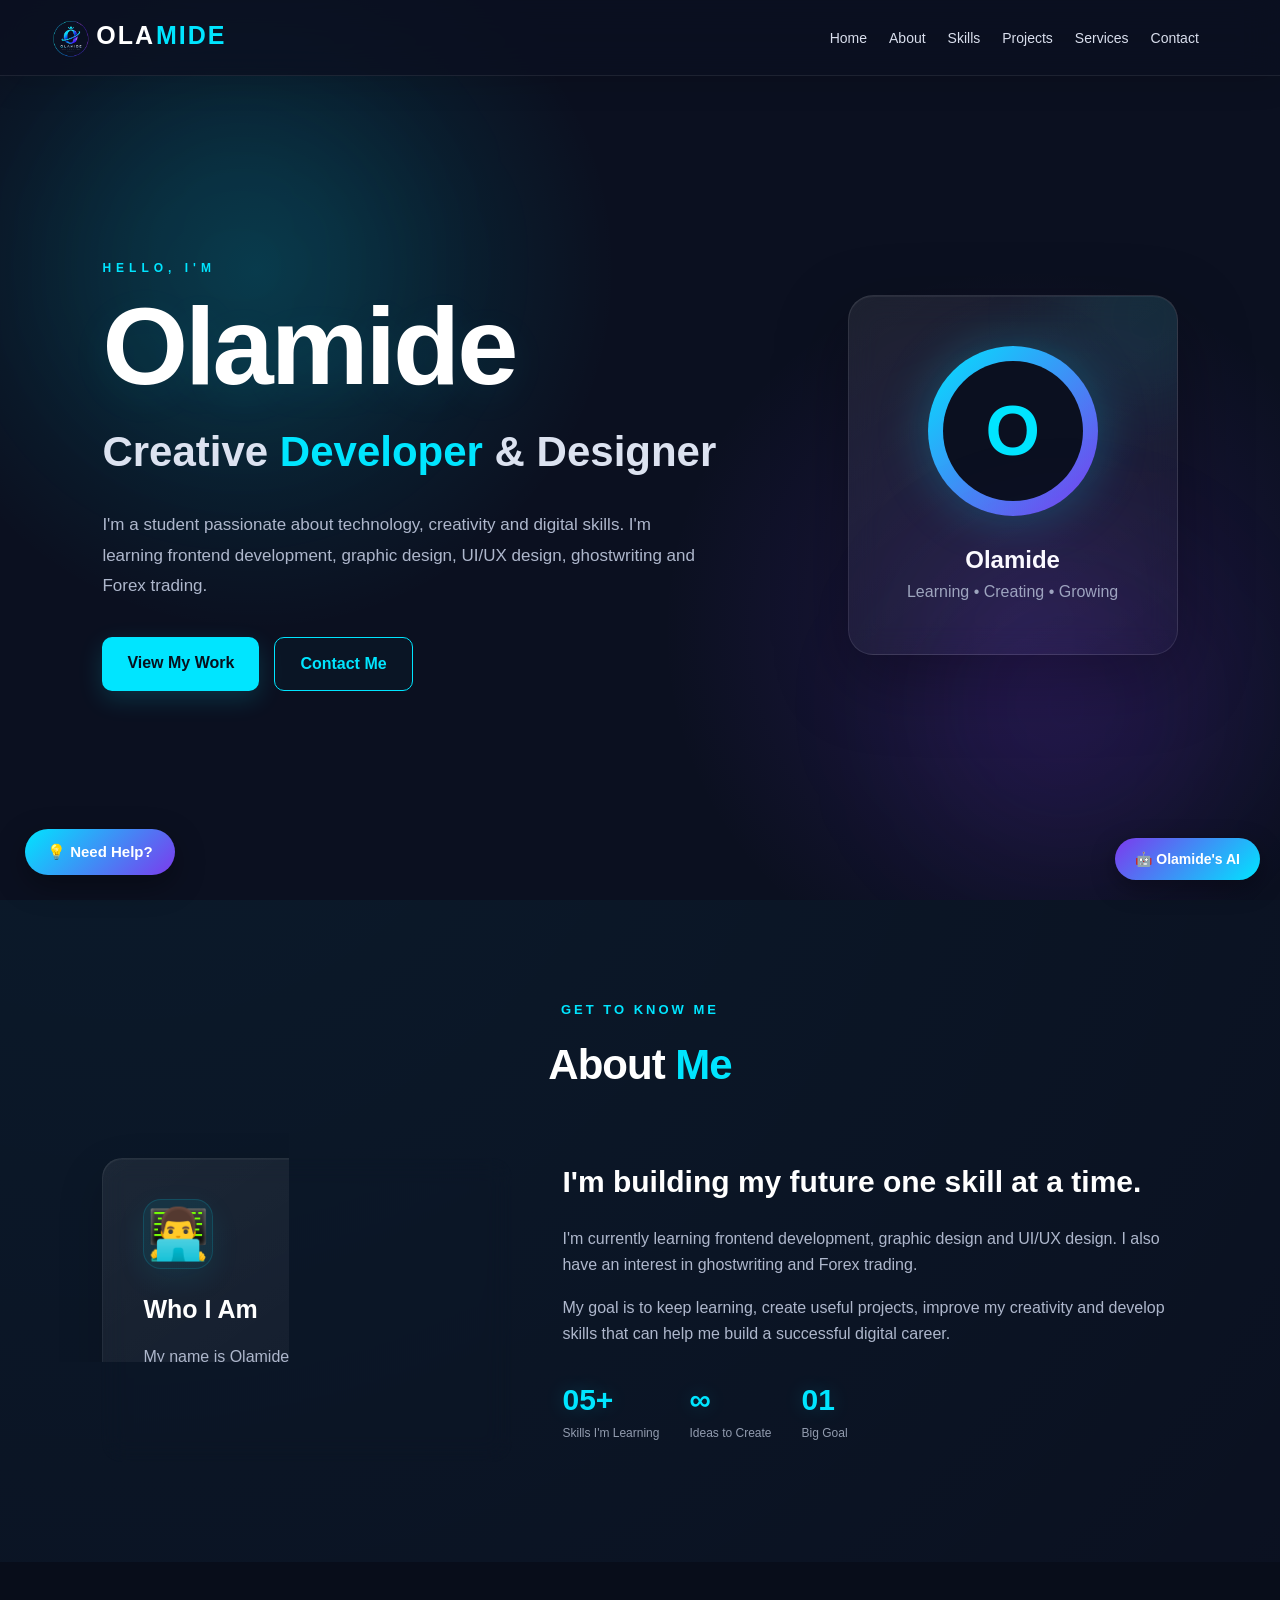
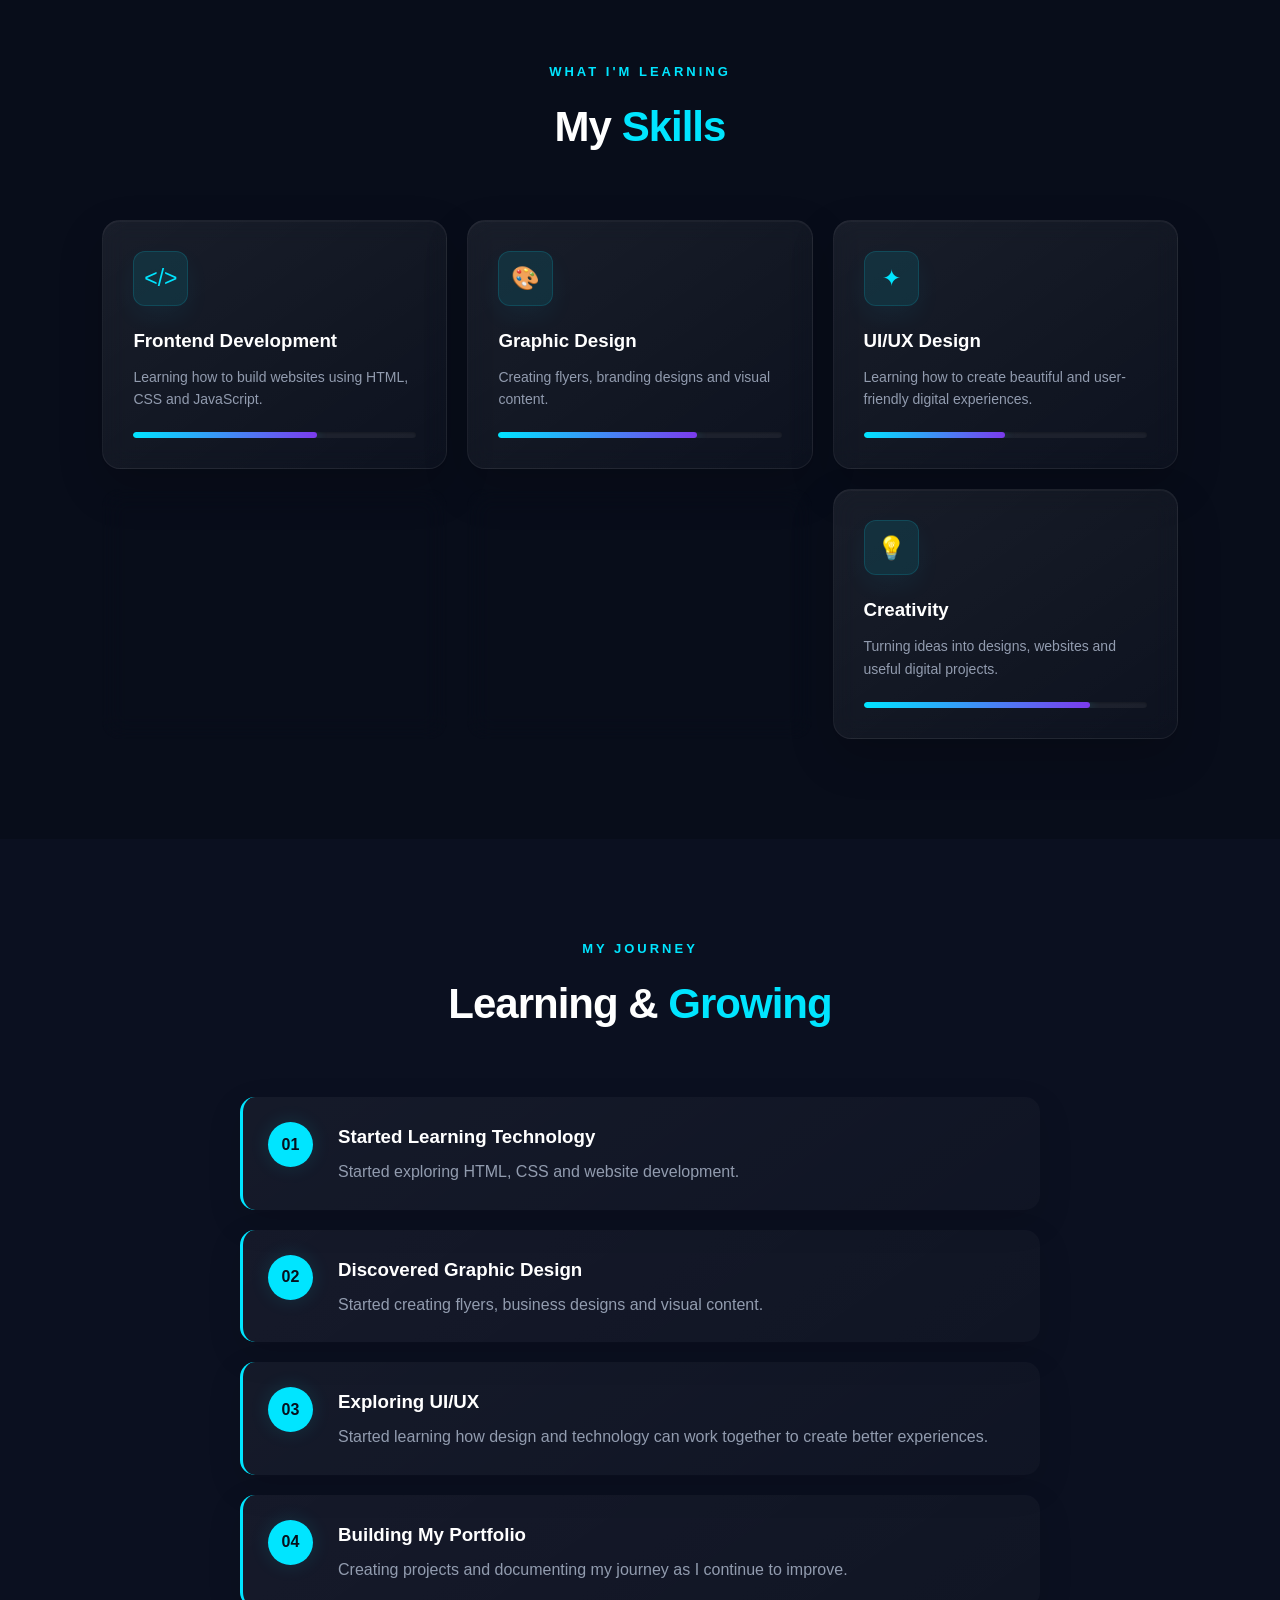
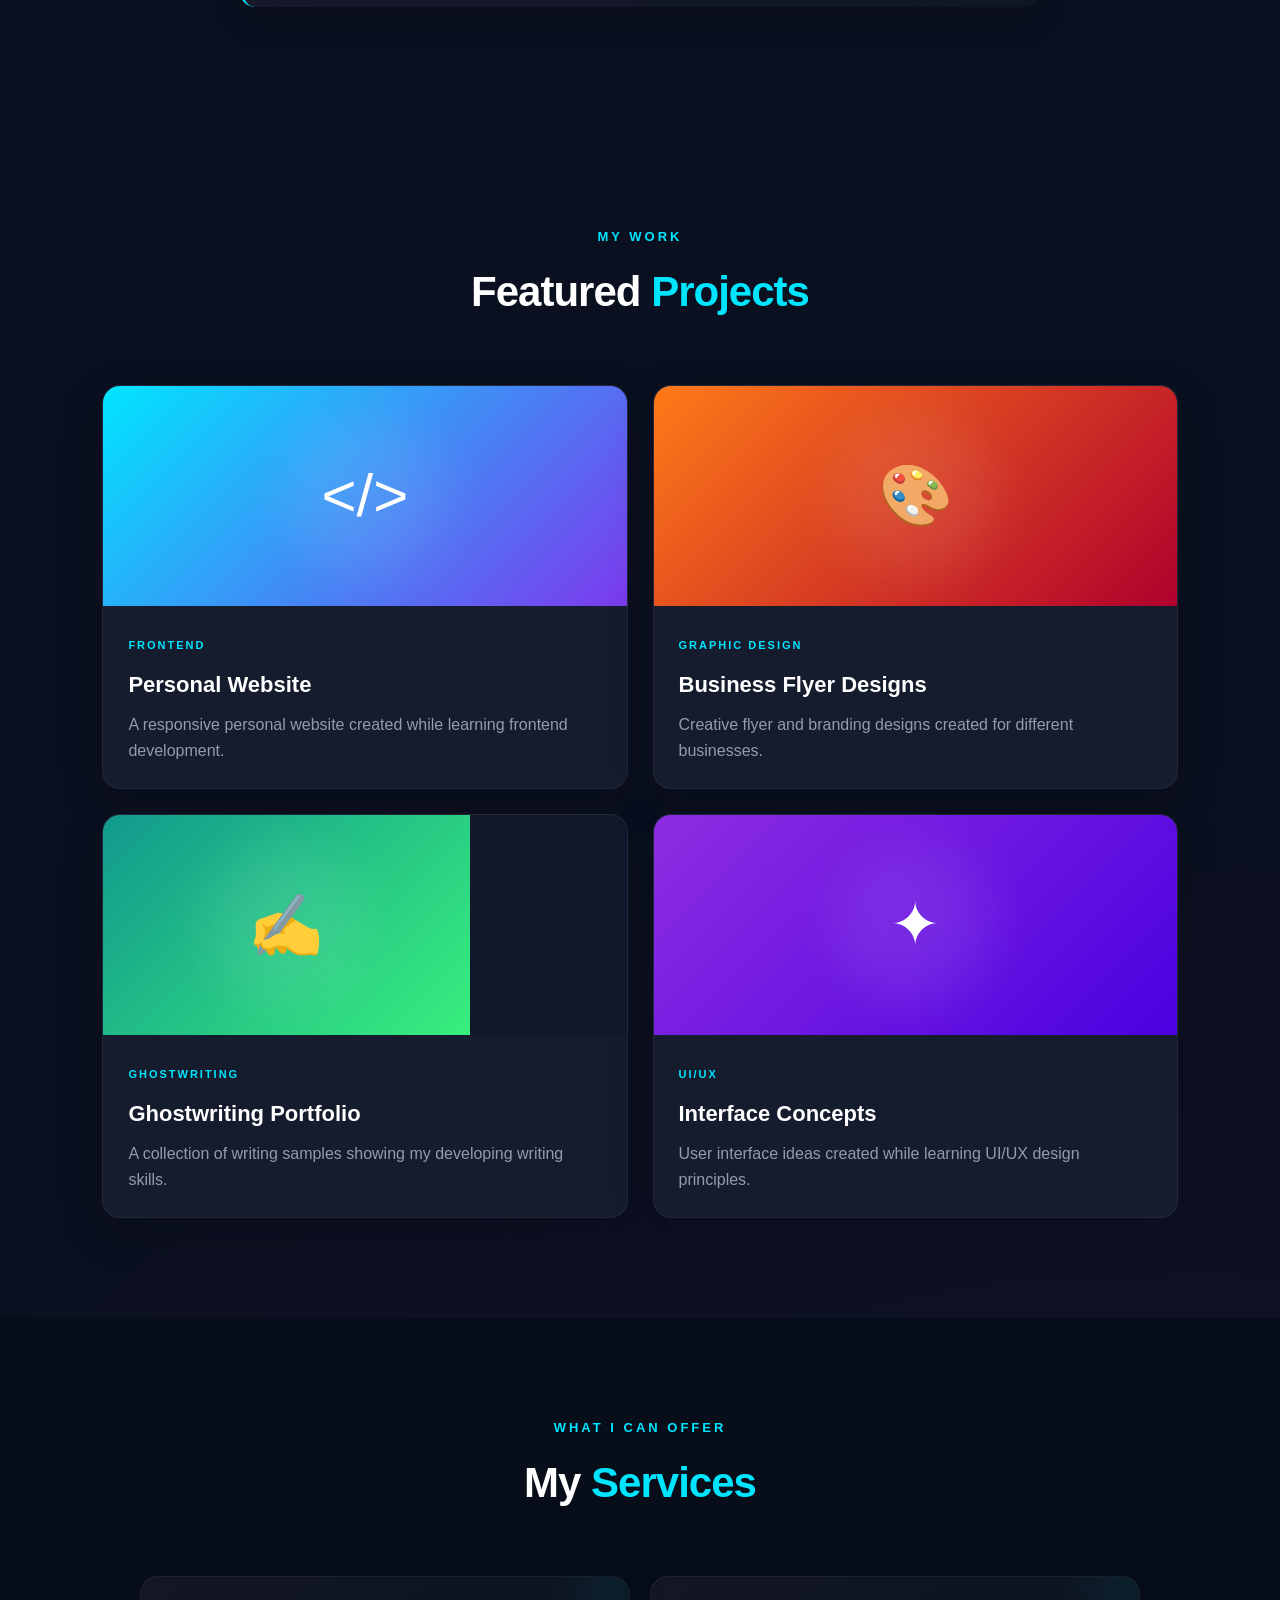
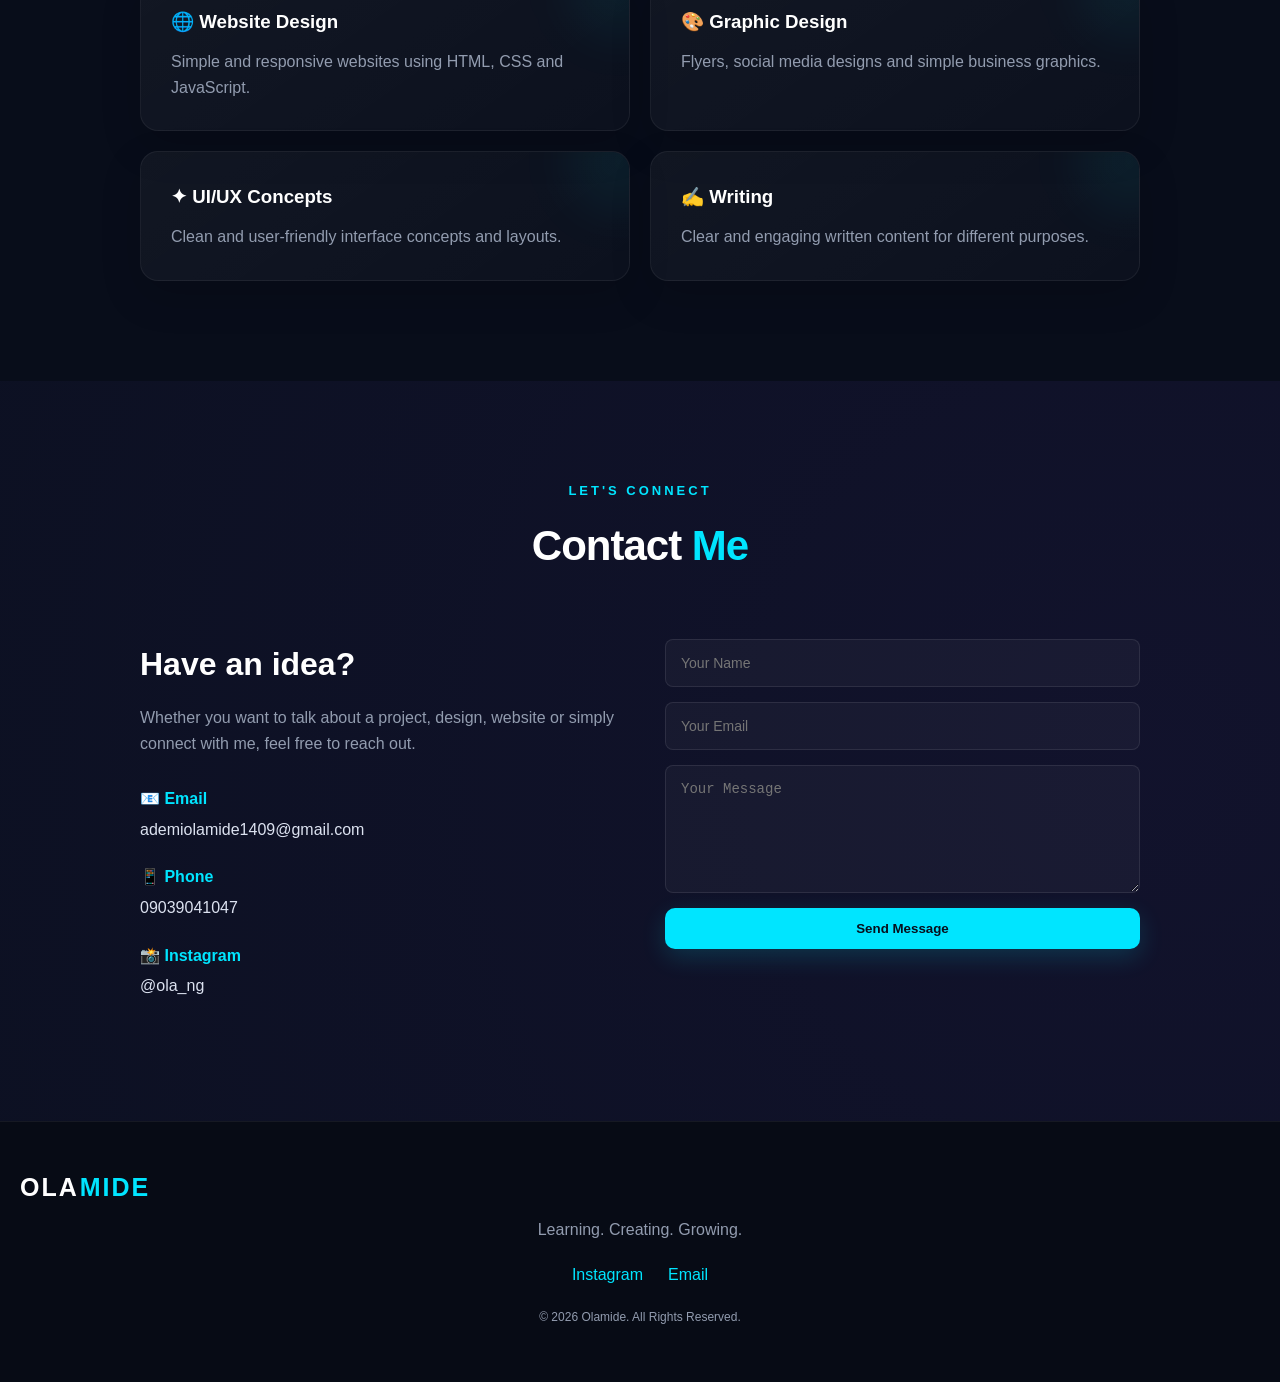
<file: index.html>
<!DOCTYPE html>
<html lang="en">

<head>
    <meta charset="UTF-8">
    <meta name="viewport" content="width=device-width, initial-scale=1.0">
    <meta name="description"
        content="Ademide Ibrahim is a creative developer and designer passionate about technology, web development, UI/UX design, and building creative digital experiences.">

    <meta name="keywords"
        content="Ademide Ibrahim, Olamide, Creative Developer, Web Developer, Frontend Developer, UI/UX Designer">

    <meta name="author" content="Ademide Ibrahim">
    <meta name="google-site-verification" content="kV7zNmbX9XH_e2WKXNyGyuGoBmUHc7FkguKWBTbG-Ic" />
    <meta name="robots" content="index, follow">
    <title>Olamide | Creative Developer</title>

    <link rel="stylesheet" href="style.css">
</head>

<body>

    <!-- NAVIGATION -->

    <header>

        <nav class="navbar">

            <div class="logo">
                <img src="images/olamide-logo.png" alt="Olamide Logo">
                OLA<span>MIDE</span>
            </div>

            <ul class="nav-links">

                <li>
                    <a href="#home">Home</a>
                </li>

                <li>
                    <a href="#about">About</a>
                </li>

                <li>
                    <a href="#skills">Skills</a>
                </li>

                <li>
                    <a href="#projects">Projects</a>
                </li>

                <li>
                    <a href="#services">Services</a>
                </li>

                <li>
                    <a href="#contact">Contact</a>
                </li>

            </ul>

            <button class="menu-btn" onclick="toggleMenu()">
                ☰
            </button>

        </nav>

    </header>


    <!-- HOME -->

    <section id="home" class="hero">

        <div class="hero-content">

            <p class="small-title">
                HELLO, I'M
            </p>

            <h1>
                Olamide
            </h1>

            <h2>
                Creative <span>Developer</span> & Designer
            </h2>

            <p class="hero-text">
                I'm a student passionate about technology, creativity
                and digital skills. I'm learning frontend development,
                graphic design, UI/UX design, ghostwriting and Forex trading.
            </p>

            <div class="hero-buttons">

                <a href="#projects" class="btn primary">
                    View My Work
                </a>

                <a href="#contact" class="btn secondary">
                    Contact Me
                </a>

            </div>

        </div>


        <div class="hero-card">

            <div class="circle">

                <div class="initial">
                    O
                </div>

            </div>

            <h3>
                Olamide
            </h3>

            <p>
                Learning • Creating • Growing
            </p>

        </div>

    </section>


    <!-- ABOUT -->

    <section id="about" class="section">

        <div class="section-title">

            <p>GET TO KNOW ME</p>

            <h2>
                About <span>Me</span>
            </h2>

        </div>


        <div class="about-container">

            <div class="about-card">

                <div class="about-icon">
                    👨‍💻
                </div>

                <h3>
                    Who I Am
                </h3>

                <p>
                    My name is Olamide. I'm a student who is exploring
                    the world of technology, design, writing and online
                    opportunities.
                </p>

            </div>


            <div class="about-text">

                <h3>
                    I'm building my future one skill at a time.
                </h3>

                <p>
                    I'm currently learning frontend development,
                    graphic design and UI/UX design. I also have an
                    interest in ghostwriting and Forex trading.
                </p>

                <p>
                    My goal is to keep learning, create useful projects,
                    improve my creativity and develop skills that can
                    help me build a successful digital career.
                </p>

                <div class="about-stats">

                    <div>
                        <strong>05+</strong>
                        <span>Skills I'm Learning</span>
                    </div>

                    <div>
                        <strong>∞</strong>
                        <span>Ideas to Create</span>
                    </div>

                    <div>
                        <strong>01</strong>
                        <span>Big Goal</span>
                    </div>

                </div>

            </div>

        </div>

    </section>


    <!-- SKILLS -->

    <section id="skills" class="section skills-section">

        <div class="section-title">

            <p>WHAT I'M LEARNING</p>

            <h2>
                My <span>Skills</span>
            </h2>

        </div>


        <div class="skills-grid">

            <div class="skill-card">

                <div class="skill-icon">
                    &lt;/&gt;
                </div>

                <h3>
                    Frontend Development
                </h3>

                <p>
                    Learning how to build websites using HTML,
                    CSS and JavaScript.
                </p>

                <div class="skill-bar">
                    <div class="progress frontend"></div>
                </div>

            </div>


            <div class="skill-card">

                <div class="skill-icon">
                    🎨
                </div>

                <h3>
                    Graphic Design
                </h3>

                <p>
                    Creating flyers, branding designs and
                    visual content.
                </p>

                <div class="skill-bar">
                    <div class="progress graphics"></div>
                </div>

            </div>


            <div class="skill-card">

                <div class="skill-icon">
                    ✦
                </div>

                <h3>
                    UI/UX Design
                </h3>

                <p>
                    Learning how to create beautiful and
                    user-friendly digital experiences.
                </p>

                <div class="skill-bar">
                    <div class="progress uiux"></div>
                </div>

            </div>


            <div class="skill-card">

                <div class="skill-icon">
                    ✍️
                </div>

                <h3>
                    Ghostwriting
                </h3>

                <p>
                    Writing clear, engaging and useful content
                    for different audiences.
                </p>

                <div class="skill-bar">
                    <div class="progress writing"></div>
                </div>

            </div>


            <div class="skill-card">

                <div class="skill-icon">
                    📈
                </div>

                <h3>
                    Forex Trading
                </h3>

                <p>
                    Developing my knowledge and understanding
                    of the Forex market.
                </p>

                <div class="skill-bar">
                    <div class="progress forex"></div>
                </div>

            </div>


            <div class="skill-card">

                <div class="skill-icon">
                    💡
                </div>

                <h3>
                    Creativity
                </h3>

                <p>
                    Turning ideas into designs, websites and
                    useful digital projects.
                </p>

                <div class="skill-bar">
                    <div class="progress creativity"></div>
                </div>

            </div>

        </div>

    </section>


    <!-- LEARNING JOURNEY -->

    <section class="section journey">

        <div class="section-title">

            <p>MY JOURNEY</p>

            <h2>
                Learning & <span>Growing</span>
            </h2>

        </div>


        <div class="timeline">

            <div class="timeline-item">

                <div class="timeline-number">
                    01
                </div>

                <div>
                    <h3>
                        Started Learning Technology
                    </h3>

                    <p>
                        Started exploring HTML, CSS and website
                        development.
                    </p>
                </div>

            </div>


            <div class="timeline-item">

                <div class="timeline-number">
                    02
                </div>

                <div>
                    <h3>
                        Discovered Graphic Design
                    </h3>

                    <p>
                        Started creating flyers, business designs
                        and visual content.
                    </p>
                </div>

            </div>


            <div class="timeline-item">

                <div class="timeline-number">
                    03
                </div>

                <div>
                    <h3>
                        Exploring UI/UX
                    </h3>

                    <p>
                        Started learning how design and technology
                        can work together to create better experiences.
                    </p>
                </div>

            </div>


            <div class="timeline-item">

                <div class="timeline-number">
                    04
                </div>

                <div>
                    <h3>
                        Building My Portfolio
                    </h3>

                    <p>
                        Creating projects and documenting my journey
                        as I continue to improve.
                    </p>
                </div>

            </div>

        </div>

    </section>


    <!-- PROJECTS -->

    <section id="projects" class="section">

        <div class="section-title">

            <p>MY WORK</p>

            <h2>
                Featured <span>Projects</span>
            </h2>

        </div>


        <div class="projects-grid">

            <div class="project-card">

                <div class="project-image website">
                    &lt;/&gt;
                </div>

                <div class="project-content">

                    <span>
                        FRONTEND
                    </span>

                    <h3>
                        Personal Website
                    </h3>

                    <p>
                        A responsive personal website created
                        while learning frontend development.
                    </p>

                </div>

            </div>


            <div class="project-card">

                <div class="project-image design">
                    🎨
                </div>

                <div class="project-content">

                    <span>
                        GRAPHIC DESIGN
                    </span>

                    <h3>
                        Business Flyer Designs
                    </h3>

                    <p>
                        Creative flyer and branding designs
                        created for different businesses.
                    </p>

                </div>

            </div>


            <div class="project-card">

                <div class="project-image writing">
                    ✍️
                </div>

                <div class="project-content">

                    <span>
                        GHOSTWRITING
                    </span>

                    <h3>
                        Ghostwriting Portfolio
                    </h3>

                    <p>
                        A collection of writing samples showing
                        my developing writing skills.
                    </p>

                </div>

            </div>


            <div class="project-card">

                <div class="project-image ui">
                    ✦
                </div>

                <div class="project-content">

                    <span>
                        UI/UX
                    </span>

                    <h3>
                        Interface Concepts
                    </h3>

                    <p>
                        User interface ideas created while learning
                        UI/UX design principles.
                    </p>

                </div>

            </div>

        </div>

    </section>


    <!-- SERVICES -->

    <section id="services" class="section services-section">

        <div class="section-title">

            <p>WHAT I CAN OFFER</p>

            <h2>
                My <span>Services</span>
            </h2>

        </div>


        <div class="services-grid">

            <div class="service">
                <h3>🌐 Website Design</h3>
                <p>
                    Simple and responsive websites using
                    HTML, CSS and JavaScript.
                </p>
            </div>

            <div class="service">
                <h3>🎨 Graphic Design</h3>
                <p>
                    Flyers, social media designs and
                    simple business graphics.
                </p>
            </div>

            <div class="service">
                <h3>✦ UI/UX Concepts</h3>
                <p>
                    Clean and user-friendly interface
                    concepts and layouts.
                </p>
            </div>

            <div class="service">
                <h3>✍️ Writing</h3>
                <p>
                    Clear and engaging written content
                    for different purposes.
                </p>
            </div>

        </div>

    </section>


    <!-- CONTACT -->

    <section id="contact" class="section contact-section">

        <div class="section-title">

            <p>LET'S CONNECT</p>

            <h2>
                Contact <span>Me</span>
            </h2>

        </div>


        <div class="contact-container">

            <div class="contact-info">

                <h3>
                    Have an idea?
                </h3>

                <p>
                    Whether you want to talk about a project,
                    design, website or simply connect with me,
                    feel free to reach out.
                </p>


                <div class="contact-item">

                    <strong>
                        📧 Email
                    </strong>

                    <a href="mailto:ademiolamide1409@gmail.com">
                        ademiolamide1409@gmail.com
                    </a>

                </div>


                <div class="contact-item">

                    <strong>
                        📱 Phone
                    </strong>

                    <a href="tel:09039041047">
                        09039041047
                    </a>

                </div>


                <div class="contact-item">

                    <strong>
                        📸 Instagram
                    </strong>

                    <a href="https://instagram.com/ola_ng" target="_blank">
                        @ola_ng
                    </a>

                </div>

            </div>


            <form class="contact-form" action="https://formspree.io/f/moealkkn" method="POST">
                <input type="text" name="name" id="name" placeholder="Your Name" required>

                <input type="email" name="email" id="email" placeholder="Your Email" required>

                <textarea name="message" id="message" placeholder="Your Message" rows="6" required></textarea>

                <button type="submit" class="btn primary">
                    Send Message
                </button>
            </form>

        </div>

    </section>


    <!-- FOOTER -->

    <footer>

        <div class="logo">
            OLA<span>MIDE</span>
        </div>

        <p>
            Learning. Creating. Growing.
        </p>

        <div class="footer-social">

            <a href="https://instagram.com/ola_ng" target="_blank">
                Instagram
            </a>

            <a href="mailto:ademiolamide1409@gmail.com">
                Email
            </a>

        </div>

        <p class="copyright">
            © 2026 Olamide. All Rights Reserved.
        </p>

    </footer>

    <!-- =========================
     NEED HELP
========================= -->

    <div class="help-widget">

        <!-- NEED HELP BUTTON -->
        <button class="help-button" onclick="toggleHelp()">
            💡 Need Help?
        </button>


        <!-- HELP MENU -->
        <div class="help-menu" id="helpMenu">

            <div class="help-header">

                <div>
                    <span>Olamide's Assistant</span>
                    <strong>How can Olamide help?</strong>
                </div>

                <button class="help-close" onclick="toggleHelp()">
                    ×
                </button>

            </div>


            <!-- QUESTIONS -->

            <div class="help-questions">

                <button onclick="showHelp('about')">
                    👋 Who is Olamide?
                </button>

                <button onclick="showHelp('skills')">
                    ⭐ What skills does Olamide have?
                </button>

                <button onclick="showHelp('webdesign')">
                    💻 Want to know more about website design?
                </button>

                <button onclick="showHelp('websites')">
                    🌐 What kind of websites can Olamide build?
                </button>

                <button onclick="showHelp('graphics')">
                    🎨 What does Olamide do in graphic design?
                </button>

                <button onclick="showHelp('uiux')">
                    ✦ What does Olamide know about UI/UX?
                </button>

                <button onclick="showHelp('ghostwriting')">
                    ✍️ Wanna know more about ghostwriting?
                </button>

                <button onclick="showHelp('learning')">
                    📚 What is Olamide currently learning?
                </button>

                <button onclick="showHelp('journey')">
                    🌱 Want to know about Olamide's journey?
                </button>

                <button onclick="showHelp('goals')">
                    🎯 What are Olamide's goals?
                </button>

                <button onclick="showHelp('services')">
                    🛠️ What services does Olamide offer?
                </button>

                <button onclick="showHelp('tools')">
                    🔧 What tools and technologies does Olamide use?
                </button>

                <!-- VIEW WORK -->
                <button onclick="showWorkOptions()">
                    🚀 View Olamide's Work
                </button>

                <button onclick="showHelp('contact')">
                    📩 Want to contact Olamide?
                </button>

                <button onclick="showFunSection()">
                    🎮 Want to have some fun?
                </button>

            </div>


            <!-- ANSWERS APPEAR HERE -->

            <div class="help-response" id="helpResponse">
            </div>


            <!-- WORK BUTTONS -->

            <div class="work-options" id="workOptions">

                <div class="work-options-title">
                    <span>OLAMIDE'S PORTFOLIO</span>

                    <h3>
                        Choose a type of work
                    </h3>
                </div>


                <button onclick="showWork('web')">
                    💻 Web Development
                </button>

                <button onclick="showWork('graphics')">
                    🎨 Graphic Design
                </button>

                <button onclick="showWork('uiux')">
                    ✦ UI/UX Design
                </button>

                <button onclick="showWork('writing')">
                    ✍️ Ghostwriting
                </button>

            </div>


            <!-- WORK PICTURES -->

            <div class="work-display" id="workDisplay">
            </div>

        </div>

    </div>

    <!-- =========================
     OLAMIDE'S AI
========================= -->

    <div class="olamide-ai">

        <!-- AI BUTTON -->

        <button class="ai-button" onclick="toggleAI()">

            🤖 Olamide's AI

        </button>


        <!-- AI CHAT WINDOW -->

        <div class="ai-chat" id="aiChat">

            <!-- HEADER -->

            <div class="ai-header">

                <div class="ai-title">

                    <span>🤖</span>

                    <div>
                        <strong>Olamide's AI</strong>

                        <small>
                            Ask about Olamide
                        </small>
                    </div>

                </div>


                <button class="ai-close" onclick="toggleAI()">

                    ×

                </button>

            </div>


            <!-- MESSAGES -->

            <div class="ai-messages" id="aiMessages">

                <div class="ai-message bot">
                    <div class="message-content">
                        <strong>🤖 Olamide's AI</strong>

                        <p>
                            Hi! 👋 I'm Olamide's AI.
                        </p>

                        <p>
                            Ask me anything about Olamide,
                            his skills, work, services, projects and more.
                        </p>
                    </div>
                </div>

            </div>


            <!-- INPUT AREA -->
            <div class="ai-input-area">

                <input type="text" id="aiInput" placeholder="Ask Olamide's AI..." autocomplete="off">

                <button class="ai-mic" id="aiMic" onclick="startVoiceInput()" aria-label="Use voice">

                    🎤

                </button>

                <button class="ai-send" onclick="sendAIMessage()" aria-label="Send message">

                    ➤

                </button>

            </div>

        </div>

    </div>
    <script src="script.js"></script>

</body>

</html>
</file>
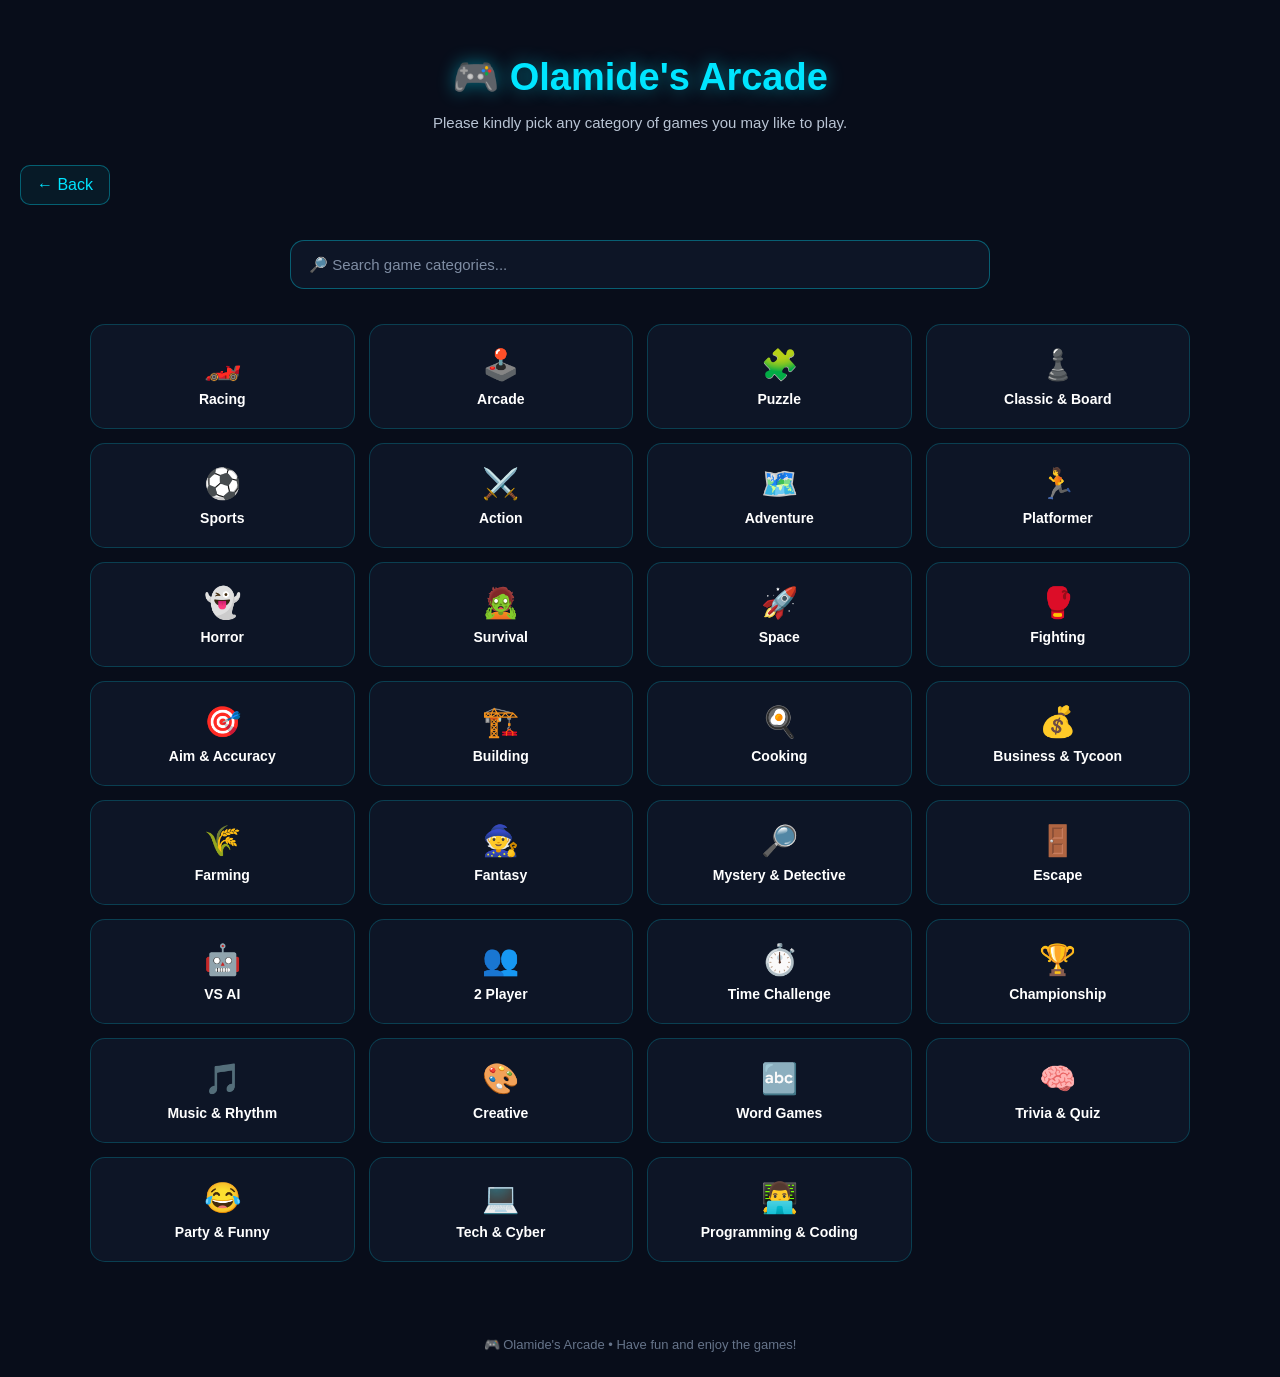
<file: games.html>
<!DOCTYPE html>
<html lang="en">
<head>
    <meta charset="UTF-8">
    <meta name="viewport" content="width=device-width, initial-scale=1.0">

    <title>🎮 Olamide's Arcade</title>

    <style>
        * {
            box-sizing: border-box;
            margin: 0;
            padding: 0;
        }

        body {
            min-height: 100vh;
            background: #080d1a;
            color: white;
            font-family: Arial, Helvetica, sans-serif;
        }

        /* =========================
           HEADER
        ========================= */

        .arcade-header {
            text-align: center;
            padding: 55px 20px 30px;
        }

        .arcade-header h1 {
            font-size: 38px;
            color: #00e5ff;
            margin-bottom: 12px;
            text-shadow: 0 0 18px rgba(0, 229, 255, 0.45);
        }

        .arcade-header p {
            color: #b9c4d4;
            font-size: 15px;
            line-height: 1.6;
        }

        /* =========================
           BACK BUTTON
        ========================= */

        .back-btn {
            display: inline-block;
            margin: 0 20px 25px;
            padding: 10px 16px;

            color: #00e5ff;
            text-decoration: none;

            border: 1px solid rgba(0, 229, 255, 0.35);
            border-radius: 10px;

            background: rgba(0, 229, 255, 0.06);

            transition: 0.25s ease;
        }

        .back-btn:hover {
            background: rgba(0, 229, 255, 0.14);
            border-color: #00e5ff;
            transform: translateX(-3px);
        }

        /* =========================
           SEARCH
        ========================= */

        .search-container {
            width: min(700px, 90%);
            margin: 10px auto 35px;
        }

        .search-box {
            width: 100%;
            padding: 15px 18px;

            background: #0d1526;
            color: white;

            border: 1px solid rgba(0, 229, 255, 0.35);
            border-radius: 14px;

            outline: none;
            font-size: 15px;

            transition: 0.25s ease;
        }

        .search-box:focus {
            border-color: #00e5ff;
            box-shadow: 0 0 18px rgba(0, 229, 255, 0.2);
        }

        .search-box::placeholder {
            color: #7f8da3;
        }

        /* =========================
           CATEGORIES
        ========================= */

        .categories {
            width: min(1100px, 92%);
            margin: auto;

            display: grid;
            grid-template-columns: repeat(4, 1fr);
            gap: 14px;

            padding-bottom: 50px;
        }

        .category {
            padding: 20px 14px;

            min-height: 105px;

            display: flex;
            flex-direction: column;
            align-items: center;
            justify-content: center;

            text-align: center;

            background: #0d1526;

            border: 1px solid rgba(0, 229, 255, 0.2);
            border-radius: 15px;

            cursor: pointer;

            transition:
                transform 0.25s ease,
                border-color 0.25s ease,
                box-shadow 0.25s ease,
                background 0.25s ease;
        }

        .category:hover {
            transform: translateY(-5px);

            border-color: #00e5ff;

            background: #101c31;

            box-shadow:
                0 0 12px rgba(0, 229, 255, 0.25),
                0 0 28px rgba(0, 229, 255, 0.08);
        }

        .category-icon {
            font-size: 30px;
            margin-bottom: 9px;
        }

        .category-name {
            font-size: 14px;
            font-weight: 700;
        }

        /* =========================
           NO RESULT
        ========================= */

        .no-result {
            display: none;

            width: min(500px, 90%);
            margin: 30px auto;

            text-align: center;

            padding: 35px 20px;

            background: #0d1526;

            border: 1px solid rgba(0, 229, 255, 0.2);
            border-radius: 16px;
        }

        .no-result h2 {
            color: #00e5ff;
            font-size: 20px;
            margin-bottom: 10px;
        }

        .no-result p {
            color: #9ca8bb;
            font-size: 14px;
        }

        /* =========================
           FOOTER
        ========================= */

        .arcade-footer {
            text-align: center;
            padding: 25px 20px;
            color: #66748a;
            font-size: 13px;
        }

        /* =========================
           MOBILE
        ========================= */

        @media (max-width: 800px) {

            .categories {
                grid-template-columns: repeat(3, 1fr);
            }

        }

        @media (max-width: 550px) {

            .arcade-header {
                padding-top: 40px;
            }

            .arcade-header h1 {
                font-size: 29px;
            }

            .categories {
                grid-template-columns: repeat(2, 1fr);
                gap: 10px;
            }

            .category {
                min-height: 95px;
                padding: 15px 8px;
            }

            .category-icon {
                font-size: 25px;
            }

            .category-name {
                font-size: 12px;
            }

        }

            /* =========================
   RACING GAMES - FIX
========================= */

.racing-game {
    min-height: 150px;
    padding: 25px 15px;
    display: flex;
    flex-direction: column;
    align-items: center;
    justify-content: center;
    gap: 12px;
    text-align: center;

    background: #0d1526 !important;
    color: white !important;

    border: 1px solid rgba(0, 229, 255, 0.3) !important;
    border-radius: 18px;

    font-size: 42px;
    cursor: pointer;

    box-shadow: 0 0 15px rgba(0, 229, 255, 0.12);

    transition: 0.25s ease;
}

.racing-game strong {
    color: #00e5ff !important;
    font-size: 15px;
    font-weight: 700;
}

.racing-game:hover {
    background: #101c31 !important;
    border-color: #00e5ff !important;
    transform: translateY(-5px);

    box-shadow:
        0 0 15px rgba(0, 229, 255, 0.35),
        0 0 30px rgba(0, 229, 255, 0.12);
}

.racing-game:active {
    transform: scale(0.97);
}

@media (max-width: 550px) {

    .racing-game {
        min-height: 125px;
        font-size: 34px;
    }

    .racing-game strong {
        font-size: 13px;
    }

}

/* ===== HIGHWAY RACER LAUNCH SCREEN ===== */

.highway-racer-screen {
    width: min(900px, 92%);
    margin: 30px auto 60px;
    padding: 30px;
    text-align: center;
    background: rgba(8, 13, 26, 0.95);
    border: 1px solid rgba(0, 229, 255, 0.35);
    border-radius: 22px;
    box-shadow:
        0 0 25px rgba(0, 229, 255, 0.15),
        0 0 60px rgba(0, 229, 255, 0.05);
    box-sizing: border-box;
}

.highway-racer-screen h2 {
    color: #00e5ff;
    font-size: 36px;
    margin: 20px 0 10px;
}

.racer-intro {
    color: #aeb9ca;
    font-size: 16px;
    margin-bottom: 30px;
}

.racer-placeholder {
    padding: 35px 20px;
    border: 1px solid rgba(0, 229, 255, 0.25);
    border-radius: 18px;
    background: rgba(0, 229, 255, 0.03);
}

.racer-car {
    font-size: 80px;
    margin-bottom: 15px;
    animation: racerFloat 2s ease-in-out infinite;
}

.racer-placeholder h3 {
    color: white;
    font-size: 25px;
    margin: 10px 0;
}

.racer-placeholder p {
    color: #9ca8bb;
    margin-bottom: 25px;
}

.start-racer-btn {
    padding: 14px 28px;
    border: 2px solid #00e5ff;
    border-radius: 12px;
    background: #00e5ff;
    color: #061018;
    font-size: 16px;
    font-weight: 800;
    cursor: pointer;
    box-shadow: 0 0 20px rgba(0, 229, 255, 0.35);
    transition: 0.25s ease;
}

.start-racer-btn:hover {
    background: transparent;
    color: #00e5ff;
    transform: translateY(-3px);
    box-shadow: 0 0 30px rgba(0, 229, 255, 0.55);
}

.racer-back-btn {
    padding: 10px 18px;
    border: 1px solid rgba(0, 229, 255, 0.5);
    border-radius: 10px;
    background: rgba(0, 229, 255, 0.05);
    color: #00e5ff;
    font-weight: 700;
    cursor: pointer;
}

@keyframes racerFloat {
    0%, 100% {
        transform: translateY(0);
    }

    50% {
        transform: translateY(-8px);
    }
}

.highway-game-container {
    width: min(1100px, 94%);
    margin: 30px auto 60px;
    text-align: center;
}

.highway-game-container h2 {
    color: #00e5ff;
    margin: 20px 0;
}

.highway-game-frame {
    width: 100%;
    height: 650px;
    overflow: hidden;
    border: 2px solid rgba(0, 229, 255, 0.5);
    border-radius: 18px;
    background: #000;
    box-shadow: 0 0 30px rgba(0, 229, 255, 0.25);
}

.highway-game-frame iframe {
    width: 100%;
    height: 100%;
    border: 0;
}
/* ===== HIGHWAY RACER COMPACT SPACING ===== */

.highway-game-container {
    padding: 8px 12px 20px !important;
    margin: 0 auto !important;
}

.highway-game-container h2 {
    margin: 8px 0 10px !important;
    font-size: 22px !important;
}

.racer-back-btn {
    margin: 0 0 4px !important;
    padding: 7px 14px !important;
}

.highway-game-frame {
    height: calc(100vh - 115px) !important;
    margin-top: 0 !important;
}

/* ===== VS AI ===== */

.vs-ai-container {
    width: min(1000px, 92%);
    margin: 20px auto 60px;
    text-align: center;
}

.vs-ai-back {
    display: block;
    margin-bottom: 15px;
    padding: 8px 15px;
    background: transparent;
    color: #00e5ff;
    border: 1px solid rgba(0, 229, 255, 0.5);
    border-radius: 9px;
    font-weight: 700;
    cursor: pointer;
}

.vs-ai-container h2 {
    color: #00e5ff;
    font-size: 30px;
    margin: 10px 0;
}

.vs-ai-subtitle {
    color: #aaa;
    margin-bottom: 25px;
}

.vs-ai-games {
    display: grid;
    grid-template-columns: repeat(2, 1fr);
    gap: 12px;
}

.vs-ai-game {
    padding: 20px;
    background: rgba(0, 229, 255, 0.06);
    color: #fff;
    border: 1px solid rgba(0, 229, 255, 0.35);
    border-radius: 14px;
    font-size: 15px;
    font-weight: 700;
    cursor: pointer;
    transition: 0.25s ease;
}

.vs-ai-game:hover {
    transform: translateY(-3px);
    border-color: #00e5ff;
    box-shadow: 0 0 18px rgba(0, 229, 255, 0.25);
}

@media (max-width: 600px) {
    .vs-ai-games {
        grid-template-columns: 1fr;
    }
}

/* ===== TIC-TAC-TOE VS AI SCREEN ===== */

.tic-tac-toe-screen {
    width: min(1100px, 94%);
    margin: 15px auto 50px;
    text-align: center;
}

.tic-tac-toe-back {
    display: block;
    margin-bottom: 10px;
    padding: 8px 15px;

    background: transparent;
    color: #00e5ff;

    border: 1px solid rgba(0, 229, 255, 0.6);
    border-radius: 9px;

    font-weight: 700;
    cursor: pointer;
}

.tic-tac-toe-screen h2 {
    color: #00e5ff;
    font-size: 25px;
    margin: 8px 0 12px;
}

.tic-tac-toe-game {
    width: 100%;
    height: 650px;

    overflow: hidden;

    border: 2px solid rgba(0, 229, 255, 0.5);
    border-radius: 16px;

    background: #000;

    box-shadow:
        0 0 25px rgba(0, 229, 255, 0.2);
}

.tic-tac-toe-game iframe {
    display: block;

    width: 100%;
    height: 100%;

    border: 0;
}
    </style>
</head>

<body>

    <!-- =========================
         HEADER
    ========================= -->

    <header class="arcade-header">

        <h1>🎮 Olamide's Arcade</h1>

        <p>
            Please kindly pick any category of games you may like to play.
        </p>

    </header>


    <!-- =========================
         BACK TO PORTFOLIO
    ========================= -->

    <a href="index.html" class="back-btn">
        ← Back
    </a>


    <!-- =========================
         SEARCH
    ========================= -->

    <div class="search-container">

        <input
            type="text"
            id="categorySearch"
            class="search-box"
            placeholder="🔎 Search game categories..."
            autocomplete="off"
        >

    </div>


    <!-- =========================
         CATEGORIES
    ========================= -->

    <main>

        <div class="categories" id="categories">

            <div class="category" data-name="racing">
                <div class="category-icon">🏎️</div>
                <div class="category-name">Racing</div>
            </div>

            <div class="category" data-name="arcade">
                <div class="category-icon">🕹️</div>
                <div class="category-name">Arcade</div>
            </div>

            <div class="category" data-name="puzzle">
                <div class="category-icon">🧩</div>
                <div class="category-name">Puzzle</div>
            </div>

            <div class="category" data-name="classic board">
                <div class="category-icon">♟️</div>
                <div class="category-name">Classic & Board</div>
            </div>

            <div class="category" data-name="sports">
                <div class="category-icon">⚽</div>
                <div class="category-name">Sports</div>
            </div>

            <div class="category" data-name="action">
                <div class="category-icon">⚔️</div>
                <div class="category-name">Action</div>
            </div>

            <div class="category" data-name="adventure">
                <div class="category-icon">🗺️</div>
                <div class="category-name">Adventure</div>
            </div>

            <div class="category" data-name="platformer">
                <div class="category-icon">🏃</div>
                <div class="category-name">Platformer</div>
            </div>

            <div class="category" data-name="horror">
                <div class="category-icon">👻</div>
                <div class="category-name">Horror</div>
            </div>

            <div class="category" data-name="survival">
                <div class="category-icon">🧟</div>
                <div class="category-name">Survival</div>
            </div>

            <div class="category" data-name="space">
                <div class="category-icon">🚀</div>
                <div class="category-name">Space</div>
            </div>

            <div class="category" data-name="fighting">
                <div class="category-icon">🥊</div>
                <div class="category-name">Fighting</div>
            </div>

            <div class="category" data-name="aim accuracy">
                <div class="category-icon">🎯</div>
                <div class="category-name">Aim & Accuracy</div>
            </div>

            <div class="category" data-name="building">
                <div class="category-icon">🏗️</div>
                <div class="category-name">Building</div>
            </div>

            <div class="category" data-name="cooking">
                <div class="category-icon">🍳</div>
                <div class="category-name">Cooking</div>
            </div>

            <div class="category" data-name="business tycoon">
                <div class="category-icon">💰</div>
                <div class="category-name">Business & Tycoon</div>
            </div>

            <div class="category" data-name="farming">
                <div class="category-icon">🌾</div>
                <div class="category-name">Farming</div>
            </div>

            <div class="category" data-name="fantasy">
                <div class="category-icon">🧙</div>
                <div class="category-name">Fantasy</div>
            </div>

            <div class="category" data-name="mystery detective">
                <div class="category-icon">🔎</div>
                <div class="category-name">Mystery & Detective</div>
            </div>

            <div class="category" data-name="escape">
                <div class="category-icon">🚪</div>
                <div class="category-name">Escape</div>
            </div>

            <div class="category" data-name="vs ai" onclick="openVsAI()">
                <div class="category-icon">🤖</div>
                <div class="category-name">VS AI</div>
            </div>

            <div class="category" data-name="2 player">
                <div class="category-icon">👥</div>
                <div class="category-name">2 Player</div>
            </div>

            <div class="category" data-name="time challenge">
                <div class="category-icon">⏱️</div>
                <div class="category-name">Time Challenge</div>
            </div>

            <div class="category" data-name="championship">
                <div class="category-icon">🏆</div>
                <div class="category-name">Championship</div>
            </div>

            <div class="category" data-name="music rhythm">
                <div class="category-icon">🎵</div>
                <div class="category-name">Music & Rhythm</div>
            </div>

            <div class="category" data-name="creative">
                <div class="category-icon">🎨</div>
                <div class="category-name">Creative</div>
            </div>

            <div class="category" data-name="word games">
                <div class="category-icon">🔤</div>
                <div class="category-name">Word Games</div>
            </div>

            <div class="category" data-name="trivia quiz">
                <div class="category-icon">🧠</div>
                <div class="category-name">Trivia & Quiz</div>
            </div>

            <div class="category" data-name="party funny">
                <div class="category-icon">😂</div>
                <div class="category-name">Party & Funny</div>
            </div>

            <div class="category" data-name="tech cyber">
                <div class="category-icon">💻</div>
                <div class="category-name">Tech & Cyber</div>
            </div>

            <div class="category" data-name="programming coding">
                <div class="category-icon">👨‍💻</div>
                <div class="category-name">Programming & Coding</div>
            </div>

        </div>


        <!-- NO RESULT -->

        <div class="no-result" id="noResult">

            <h2>🔎 No category found</h2>

            <p>
                We couldn't find a game category matching your search.
            </p>

        </div>

    </main>


    <footer class="arcade-footer">
        🎮 Olamide's Arcade • Have fun and enjoy the games!
    </footer>


    <script>

        /* =========================
           CATEGORY SEARCH
        ========================= */

        const searchInput = document.getElementById("categorySearch");
        const categories = document.querySelectorAll(".category");
        const noResult = document.getElementById("noResult");

        searchInput.addEventListener("input", function () {

            const search = this.value
                .toLowerCase()
                .trim();

            let found = false;

            categories.forEach(function (category) {

                const name = category.dataset.name;

                if (name.includes(search)) {

                    category.style.display = "flex";
                    found = true;

                } else {

                    category.style.display = "none";

                }

            });

            if (search === "") {

                categories.forEach(function (category) {
                    category.style.display = "flex";
                });

                noResult.style.display = "none";

            } else if (!found) {

                noResult.style.display = "block";

            } else {

                noResult.style.display = "none";

            }

        });


        /* =========================
           CATEGORY CLICK
        ========================= */

        categories.forEach(function (category) {

category.addEventListener("click", function () {

    const selectedCategory = this.dataset.name;

    if (selectedCategory === "racing") {
        openRacing();
    }

});

});


function openRacing() {

document.getElementById("categories").style.display = "none";

document.querySelector(".search-container").style.display = "none";

document.getElementById("noResult").style.display = "none";

const racingScreen = document.createElement("div");

racingScreen.id = "racingScreen";

racingScreen.innerHTML = `
    <div style="
        width: min(1000px, 92%);
        margin: 20px auto 50px;
    ">

        <button
            onclick="closeRacing()"
            style="
                padding: 10px 16px;
                margin-bottom: 25px;
                background: rgba(0,229,255,0.06);
                color: #00e5ff;
                border: 1px solid rgba(0,229,255,0.35);
                border-radius: 10px;
                cursor: pointer;
                font-weight: 700;
            "
        >
            ← Back
        </button>

        <h2 style="
            color: #00e5ff;
            text-align: center;
            margin-bottom: 10px;
            font-size: 28px;
        ">
            🏎️ Racing
        </h2>

        <p style="
            text-align: center;
            color: #9ca8bb;
            margin-bottom: 30px;
        ">
            Choose a racing game and get ready to drive!
        </p>

        <div style="
            display: grid;
            grid-template-columns: repeat(2, 1fr);
            gap: 15px;
        ">

        <div class="racing-game" onclick="openHighwayRacer()">
           🏎️
           <strong>Highway Racer</strong>
        </div>

            <div class="racing-game">
                🚗
                <strong>Traffic Rush</strong>
            </div>

            <div class="racing-game">
                🏁
                <strong>Speed Challenge</strong>
            </div>

            <div class="racing-game">
                🏎️
                <strong>Drift Master</strong>
            </div>

            <div class="racing-game">
                🚘
                <strong>City Racing</strong>
            </div>

            <div class="racing-game">
                🏆
                <strong>Racing Championship</strong>
            </div>

            <div class="racing-game">
                🚙
                <strong>Off-Road Racer</strong>
            </div>

            <div class="racing-game">
                ⚡
                <strong>Extreme Speed</strong>
            </div>

        </div>

    </div>
`;

document.querySelector("main").appendChild(racingScreen);
}


function closeRacing() {

const racingScreen = document.getElementById("racingScreen");

if (racingScreen) {
    racingScreen.remove();
}

document.getElementById("categories").style.display = "grid";

document.querySelector(".search-container").style.display = "block";

}

function openHighwayRacer() {

document.getElementById("categories").style.display = "none";

document.querySelector(".search-container").style.display = "none";

const racingScreen = document.getElementById("racingScreen");

if (racingScreen) {
    racingScreen.style.display = "none";
}

const gameScreen = document.createElement("div");

gameScreen.id = "highwayRacerScreen";

gameScreen.innerHTML = `
    <div class="highway-racer-screen">

        <button class="racer-back-btn" onclick="closeHighwayRacer()">
            ← Back
        </button>

        <h2>🏎️ Highway Racer</h2>

        <p class="racer-intro">
            Get ready to hit the road!
        </p>

        <div class="racer-placeholder">
            <div class="racer-car">🏎️</div>

            <h3>Highway Racer</h3>

            <p>
                Your racing game will start here.
            </p>

            <button class="start-racer-btn" onclick="startHighwayRacer()">
              🏁 Start Race
            </button>
        </div>

    </div>
`;

document.querySelector("main").appendChild(gameScreen);
}


function closeHighwayRacer() {

const gameScreen =
    document.getElementById("highwayRacerScreen");

if (gameScreen) {
    gameScreen.remove();
}

const racingScreen =
    document.getElementById("racingScreen");

if (racingScreen) {
    racingScreen.style.display = "block";
}

}


function startHighwayRacer() {
    const screen = document.getElementById("highwayRacerScreen");

    if (!screen) return;

    screen.innerHTML = `
        <div class="highway-game-container">

            <button class="racer-back-btn" onclick="closeHighwayRacer()">
                ← Back
            </button>

            <h2>🏎️ Highway Racer</h2>

            <div class="highway-game-frame">
                <iframe
                    title="Highway Racer"
                    src="https://hapagames.com/game/highway-racer.embed"
                    frameborder="0"
                    allowfullscreen="true"
                    scrolling="no">
                </iframe>
            </div>

        </div>
    `;
}

/* ===== VS AI CATEGORY ===== */

function openVsAI() {
    const categories = document.getElementById("categories");
    const searchContainer = document.querySelector(".search-container");

    if (categories) categories.style.display = "none";
    if (searchContainer) searchContainer.style.display = "none";

    let vsAI = document.getElementById("vsAIScreen");

    if (!vsAI) {
        vsAI = document.createElement("section");
        vsAI.id = "vsAIScreen";
        document.body.appendChild(vsAI);
    }

    vsAI.style.display = "block";

    vsAI.innerHTML = `
        <div class="vs-ai-container">

            <button class="vs-ai-back" onclick="closeVsAI()">
                ← Back
            </button>

            <h2>🤖 VS AI</h2>

            <p class="vs-ai-subtitle">
                Choose a game and challenge the computer.
            </p>

            <div class="vs-ai-games">

                <button class="vs-ai-game">
                    ❌⭕ Tic-Tac-Toe vs AI
                </button>

                <button class="vs-ai-game">
                    ✊ Rock Paper Scissors vs AI
                </button>

                <button class="vs-ai-game">
                    🧠 Quiz Battle vs AI
                </button>

                <button class="vs-ai-game">
                    🔴 Connect Four vs AI
                </button>

                <button class="vs-ai-game">
                    ♟️ Chess vs AI
                </button>

                <button class="vs-ai-game">
                    🎯 Aim Challenge vs AI
                </button>

                <button class="vs-ai-game">
                    🏎️ Racing vs AI
                </button>

                <button class="vs-ai-game">
                    ⚔️ Battle Arena vs AI
                </button>

            </div>

        </div>
    `;
}


function closeVsAI() {
    const vsAI = document.getElementById("vsAIScreen");

    if (vsAI) {
        vsAI.style.display = "none";
        vsAI.innerHTML = "";
    }

    const categories = document.getElementById("categories");
    const searchContainer = document.querySelector(".search-container");

    if (categories) categories.style.display = "";
    if (searchContainer) searchContainer.style.display = "";
}

/* ===== TIC-TAC-TOE VS AI ===== */

document.addEventListener("click", function(event) {
    const gameButton = event.target.closest(".vs-ai-game");

    if (!gameButton) return;

    if (gameButton.textContent.includes("Tic-Tac-Toe")) {
        openTicTacToeAI();
    }
});


function openTicTacToeAI() {
    const screen = document.getElementById("vsAIScreen");

    if (!screen) return;

    screen.innerHTML = `
        <div class="tic-tac-toe-screen">

            <button class="tic-tac-toe-back"
                onclick="closeTicTacToeAI()">
                ← Back
            </button>

            <h2>❌⭕ Tic-Tac-Toe vs AI</h2>

            <div class="tic-tac-toe-game">
                <iframe
                    src="https://funclicker.com/games/neon-tic-tac-toe/play.html"
                    title="Tic-Tac-Toe vs AI"
                    frameborder="0"
                    allow="fullscreen; autoplay"
                    allowfullscreen>
                </iframe>
            </div>

        </div>
    `;

    screen.style.display = "block";
}


function closeTicTacToeAI() {
    const screen = document.getElementById("vsAIScreen");

    if (!screen) return;

    screen.innerHTML = "";

    openVsAI();
}
    </script>

</body>
</html>
</file>
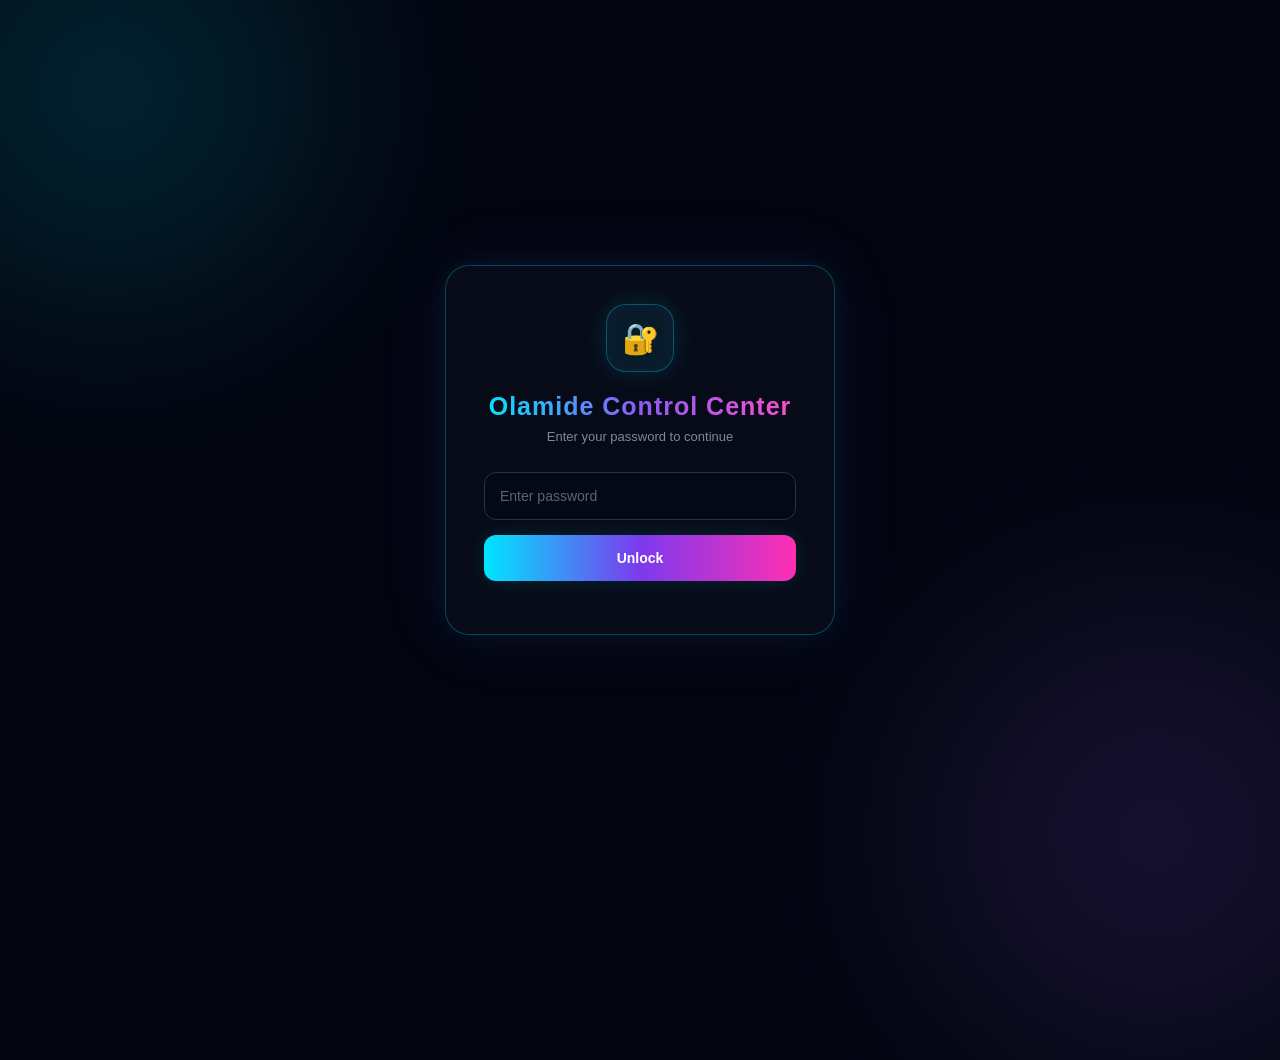
<file: admin/admin.html>
<!DOCTYPE html>
<html lang="en">
<head>
    <meta charset="UTF-8">
    <meta name="viewport" content="width=device-width, initial-scale=1.0">
    <title>Olamide Control Center</title>
    <link rel="stylesheet" href="admin.css">
</head>

<body>

    <div class="dashboard">

        <!-- SIDEBAR -->
        <aside class="sidebar">

            <div class="admin-logo">
                <img src="../images/olamide-logo.png" alt="Olamide Logo">
                <div>
                    <strong><span>OLA</span>MIDE</strong>
                    <small>CONTROL CENTER</small>
                </div>
            </div>

            <nav>
                <button class="active">📊 Overview</button>
                <button>👥 Visitors</button>
                <button>🌐 Traffic</button>
                <button>🎮 Arcade</button>
                <button>💻 Portfolio</button>
                <button>📩 Messages</button>
                <button>🏆 Achievements</button>
            </nav>

            <div class="sidebar-bottom">
                <span>🟢 System Online</span>
                <button>🔐 Logout</button>
            </div>

        </aside>


        <!-- MAIN CONTENT -->
        <main class="main">

            <header class="topbar">
                <div>
                    <h1>Dashboard</h1>
                    <p>Welcome back, Olamide.</p>
                </div>

                <div class="live-status">
                    <span></span> LIVE
                </div>
            </header>


            <!-- STAT CARDS -->
            <section class="stats">

                <div class="stat-card">
                    <span>👥</span>
                    <small>Visitors Today</small>
                    <strong id="todayVisitors">0</strong>
                </div>

                <div class="stat-card">
                    <span>🌍</span>
                    <small>Total Visitors</small>
                    <strong id="totalVisitors">0</strong>
                </div>

                <div class="stat-card">
                    <span>📅</span>
                    <small>This Week</small>
                    <strong id="weekVisitors">0</strong>
                </div>

                <div class="stat-card">
                    <span>📈</span>
                    <small>This Month</small>
                    <strong id="monthVisitors">0</strong>
                </div>

            </section>


            <!-- ANALYTICS -->
            <section class="content-grid">

                <div class="panel chart-panel">
                    <div class="panel-title">
                        <div>
                            <h2>Visitor Analytics</h2>
                            <p>Real visitor activity will appear here.</p>
                        </div>

                        <select id="chartRange">
                            <option>Daily</option>
                            <option>Weekly</option>
                            <option>Monthly</option>
                        </select>
                    </div>

                    <div id="visitorChart" class="visitor-chart">
                    <div class="chart-loading">Loading real visitor data...</div>
                    </div>


                <!-- GAUGE -->
                <div class="panel gauge-panel">

                    <h2>Website Activity</h2>

                    <div class="gauge">
                        <div class="gauge-value" id="activityGauge">0%</div>
                    </div>

                    <div class="gauge-labels">
                        <span>🔴 Low</span>
                        <span>🟡 Medium</span>
                        <span>🟢 High</span>
                    </div>

                </div>

                <!-- QUICK INSIGHTS -->
<div class="panel insights-panel">

    <h2>Quick Insights</h2>

    <div class="insight-item">
        <span>🔥 Peak Day</span>
        <strong id="peakDay">Loading...</strong>
    </div>

    <div class="insight-item">
        <span>⚡ Today</span>
        <strong id="insightToday">0</strong>
    </div>

    <div class="insight-item">
        <span>👥 Total Visits</span>
        <strong id="insightTotal">0</strong>
    </div>

    <div class="insight-item">
        <span>🌍 Top Source</span>
        <strong id="insightSource">Loading...</strong>
    </div>

</div>

            </section>


            <!-- LOWER PANELS -->
            <section class="content-grid lower">

                <div class="panel">
                    <h2>🌐 Traffic Sources</h2>

                    <div id="trafficSources" class="empty-state">
                       <p>Loading traffic data...</p>
                    </div>
                </div>


                <div class="panel">
                    <h2>⚡ Live Activity</h2>

                    <div id="activityList" class="empty-state">
                        <p>Waiting for visitor activity...</p>
                    </div>
                </div>

            </section>


            <!-- ARCADE -->
            <section class="panel arcade-panel">

                <h2>🎮 Arcade Analytics</h2>

                <div class="arcade-stats">

                    <div>
                        <small>Arcade Visitors</small>
                        <strong id="arcadeVisitors">0</strong>
                    </div>

                    <div>
                        <small>Games Played</small>
                        <strong id="gamesPlayed">0</strong>
                    </div>

                    <div>
                        <small>Most Played</small>
                        <strong id="mostPlayed">—</strong>
                    </div>

                </div>

            </section>

            <footer>
                Olamide Control Center • Private Admin Dashboard
            </footer>

        </main>

    </div>

    <script src="admin.js"></script>

</body>
</html>
</file>
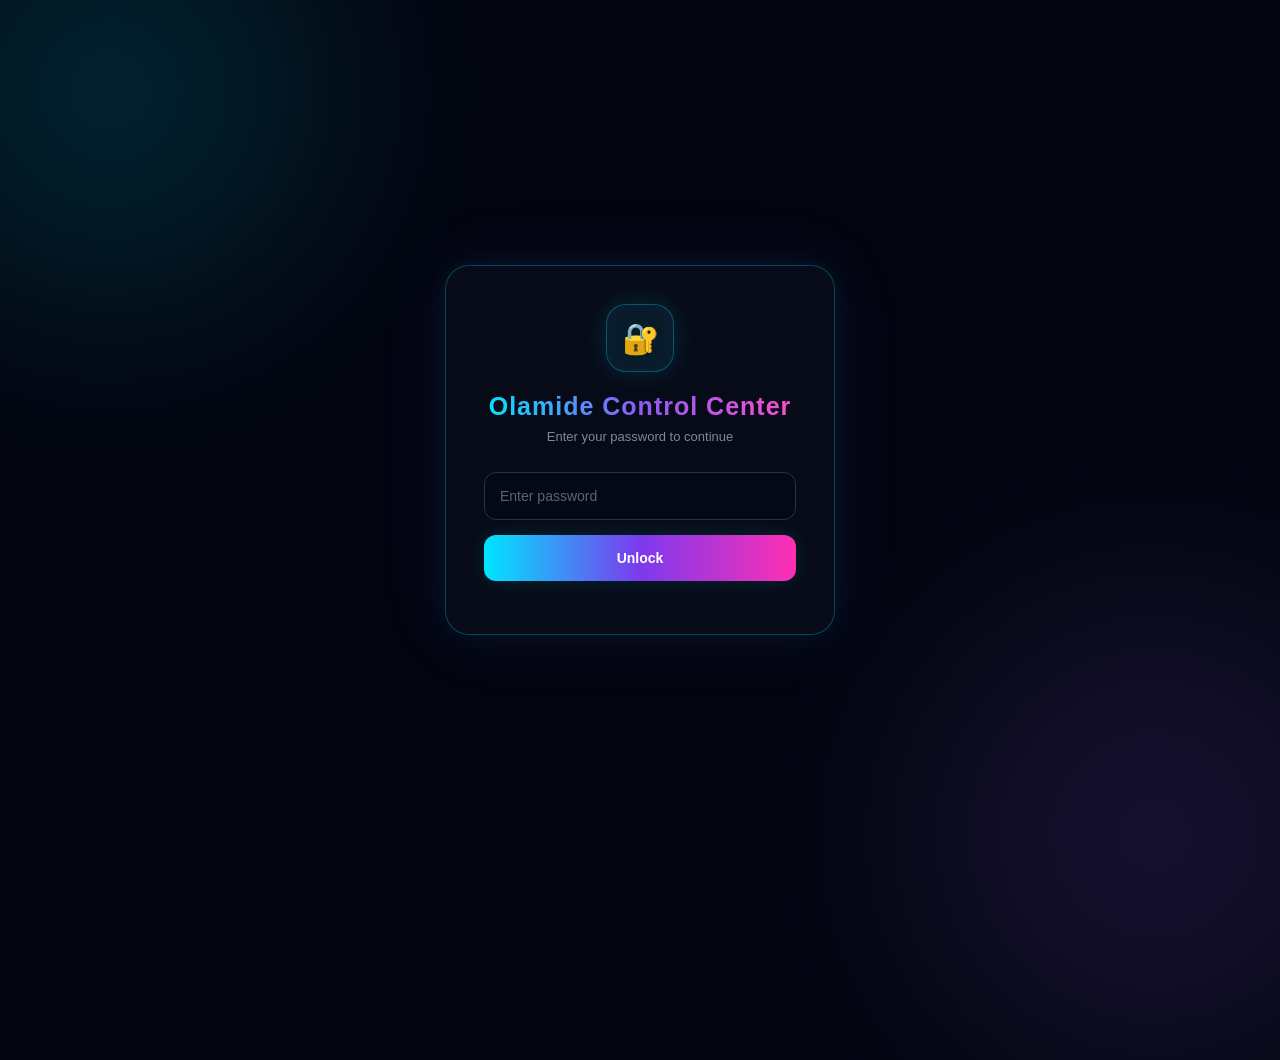
<file: admin/login.html>
<!DOCTYPE html>
<html lang="en">

<head>
    <meta charset="UTF-8">
    <meta name="viewport" content="width=device-width, initial-scale=1.0">

    <title>Olamide Control Center</title>

    <link rel="stylesheet" href="login.css">
</head>

<body>

    <div class="lock-screen">

        <div class="lock-card">

            <div class="lock-icon">🔐</div>

            <h1>Olamide Control Center</h1>

            <p>Enter your password to continue</p>

            <form id="unlockForm">

                <input
                    type="password"
                    id="passcode"
                    placeholder="Enter password"
                    required
                >

                <button type="submit">Unlock</button>

            </form>

            <small id="message"></small>

        </div>

    </div>

    <script src="login.js"></script>

</body>

</html>
</file>
<file: style.css>
/* =========================
   GENERAL
========================= */

* {
    margin: 0;
    padding: 0;
    box-sizing: border-box;
}

html {
    scroll-behavior: smooth;
}

body {
    font-family: Arial, Helvetica, sans-serif;
    background: #0b1020;
    color: #ffffff;
    line-height: 1.6;
}

a {
    text-decoration: none;
    color: inherit;
}

ul {
    list-style: none;
}


/* =========================
   NAVIGATION
========================= */

header {
    width: 100%;
    position: fixed;
    top: 0;
    left: 0;
    z-index: 1000;
    background: rgba(11, 16, 32, 0.95);
    border-bottom: 1px solid rgba(255, 255, 255, 0.08);
}

.navbar {
    width: 92%;
    max-width: 1400px;
    margin: auto;
    height: 75px;
    box-sizing: border-box;
    display: flex;
    align-items: center;
    justify-content: space-between;
}

.logo {
    display: flex;
    align-items: center;
    font-weight: bold;
    letter-spacing: 2px;
    gap: 5px;
    margin-bottom: 5px;
}

.logo span {
    color: #00e5ff;
    position: relative;
    top: 1/2px;
    margin-left: -4px;
}

.logo img {
    width: 40px;
    height: 40px;
    object-fit: contain;
    flex-shrink: 0;
    mix-blend-mode: screen;
    margin-top: 7px;
}

.nav-links {
    display: flex;
    gap: 22px;
    margin-right: 30px;
    white-space: nowrap;
}

.nav-links a {
    color: #d9deed;
    font-size: 14px;
    transition: 0.3s;
}

.nav-links a:hover {
    color: #00e5ff;
}

.menu-btn {
    display: none;
    background: none;
    border: none;
    color: white;
    font-size: 28px;
    cursor: pointer;
}


/* =========================
   HERO
========================= */

.hero {
    min-height: 100vh;
    padding: 120px 8% 70px;

    display: flex;
    align-items: center;
    justify-content: space-between;
    gap: 60px;

    background:
        radial-gradient(circle at 20% 30%, rgba(0, 229, 255, 0.15), transparent 30%),
        radial-gradient(circle at 80% 70%, rgba(124, 58, 237, 0.18), transparent 30%),
        #0b1020;
}

.hero-content {
    max-width: 650px;
}

.small-title {
    color: #00e5ff;
    font-weight: bold;
    letter-spacing: 4px;
    margin-bottom: 15px;
}

.hero h1 {
    font-size: clamp(60px, 9vw, 110px);
    line-height: 0.95;
    margin-bottom: 20px;
}

.hero h2 {
    font-size: clamp(24px, 4vw, 42px);
    color: #dce2f0;
    margin-bottom: 25px;
}

.hero h2 span {
    color: #00e5ff;
}

.hero-text {
    color: #aeb7cc;
    max-width: 600px;
    font-size: 17px;
}

.hero-buttons {
    display: flex;
    gap: 15px;
    margin-top: 35px;
}

.btn {
    display: inline-block;
    padding: 13px 25px;
    border-radius: 8px;
    font-weight: bold;
    transition: 0.3s;
    cursor: pointer;
}

.primary {
    background: #00e5ff;
    color: #07101d;
}

.primary:hover {
    transform: translateY(-3px);
    box-shadow: 0 10px 25px rgba(0, 229, 255, 0.25);
}

.secondary {
    border: 1px solid #00e5ff;
    color: #00e5ff;
}

.secondary:hover {
    background: #00e5ff;
    color: #07101d;
}


/* HERO CARD */

.hero-card {
    width: 330px;
    min-width: 280px;

    padding: 50px 30px;

    text-align: center;

    border-radius: 25px;

    background: rgba(255, 255, 255, 0.05);
    border: 1px solid rgba(255, 255, 255, 0.1);

    box-shadow: 0 20px 60px rgba(0, 0, 0, 0.3);
}

.circle {
    width: 170px;
    height: 170px;
    margin: auto auto 25px;

    border-radius: 50%;

    display: flex;
    align-items: center;
    justify-content: center;

    background: linear-gradient(135deg, #00e5ff, #7c3aed);

    box-shadow: 0 0 50px rgba(0, 229, 255, 0.25);
}

.initial {
    width: 140px;
    height: 140px;

    border-radius: 50%;

    display: flex;
    align-items: center;
    justify-content: center;

    background: #0b1020;

    font-size: 70px;
    font-weight: bold;
    color: #00e5ff;
}

.hero-card h3 {
    font-size: 24px;
}

.hero-card p {
    color: #9fa9bd;
}


/* =========================
   SECTIONS
========================= */

.section {
    padding: 100px 8%;
}

.section-title {
    text-align: center;
    margin-bottom: 60px;
}

.section-title p {
    color: #00e5ff;
    font-size: 13px;
    font-weight: bold;
    letter-spacing: 3px;
    margin-bottom: 10px;
}

.section-title h2 {
    font-size: 42px;
}

.section-title h2 span {
    color: #00e5ff;
}


/* =========================
   ABOUT
========================= */

.about-container {
    max-width: 1100px;
    margin: auto;

    display: grid;
    grid-template-columns: 1fr 1.5fr;
    gap: 50px;
}

.about-card {
    padding: 40px;

    border-radius: 20px;

    background: linear-gradient(
        145deg,
        rgba(0, 229, 255, 0.12),
        rgba(124, 58, 237, 0.08)
    );

    border: 1px solid rgba(255, 255, 255, 0.08);
}

.about-icon {
    font-size: 50px;
    margin-bottom: 20px;
}

.about-card h3 {
    font-size: 25px;
    margin-bottom: 15px;
}

.about-card p,
.about-text p {
    color: #aeb7cc;
}

.about-text h3 {
    font-size: 30px;
    margin-bottom: 20px;
}

.about-text p {
    margin-bottom: 18px;
}

.about-stats {
    display: flex;
    gap: 30px;
    margin-top: 30px;
}

.about-stats div {
    display: flex;
    flex-direction: column;
}

.about-stats strong {
    font-size: 30px;
    color: #00e5ff;
}

.about-stats span {
    color: #929caf;
    font-size: 12px;
}


/* =========================
   SKILLS
========================= */

.skills-section {
    background: #080d1a;
}

.skills-grid {
    max-width: 1100px;
    margin: auto;

    display: grid;
    grid-template-columns: repeat(3, 1fr);
    gap: 20px;
}

.skill-card {
    padding: 30px;

    border-radius: 18px;

    background: #11182b;

    border: 1px solid rgba(255, 255, 255, 0.06);

    transition: 0.3s;
}

.skill-card:hover {
    transform: translateY(-8px);
    border-color: rgba(0, 229, 255, 0.5);
}

.skill-icon {
    width: 55px;
    height: 55px;

    display: flex;
    align-items: center;
    justify-content: center;

    background: rgba(0, 229, 255, 0.1);

    border-radius: 12px;

    color: #00e5ff;
    font-size: 23px;

    margin-bottom: 20px;
}

.skill-card h3 {
    margin-bottom: 10px;
}

.skill-card p {
    color: #929caf;
    font-size: 14px;
}

.skill-bar {
    width: 100%;
    height: 5px;

    margin-top: 22px;

    background: #252d42;
    border-radius: 10px;
    overflow: hidden;
}

.progress {
    height: 100%;
    border-radius: 10px;

    background: linear-gradient(
        90deg,
        #00e5ff,
        #7c3aed
    );
}

.frontend {
    width: 65%;
}

.graphics {
    width: 70%;
}

.uiux {
    width: 50%;
}

.writing {
    width: 70%;
}

.forex {
    width: 40%;
}

.creativity {
    width: 80%;
}


/* =========================
   JOURNEY
========================= */

.timeline {
    max-width: 800px;
    margin: auto;
}

.timeline-item {
    display: flex;
    align-items: flex-start;

    gap: 25px;

    padding: 25px;

    margin-bottom: 20px;

    background: #11182b;

    border-radius: 15px;

    border-left: 3px solid #00e5ff;
}

.timeline-number {
    min-width: 45px;
    height: 45px;

    display: flex;
    align-items: center;
    justify-content: center;

    background: #00e5ff;
    color: #07101d;

    border-radius: 50%;

    font-weight: bold;
}

.timeline-item h3 {
    margin-bottom: 7px;
}

.timeline-item p {
    color: #929caf;
}


/* =========================
   PROJECTS
========================= */

.projects-grid {
    max-width: 1100px;
    margin: auto;

    display: grid;
    grid-template-columns: repeat(2, 1fr);
    gap: 25px;
}

.project-card {
    overflow: hidden;

    border-radius: 18px;

    background: #11182b;

    border: 1px solid rgba(255, 255, 255, 0.07);

    transition: 0.3s;
}

.project-card:hover {
    transform: translateY(-7px);
}

.project-image {
    height: 220px;

    display: flex;
    align-items: center;
    justify-content: center;

    font-size: 60px;

    background: linear-gradient(
        135deg,
        #00e5ff,
        #7c3aed
    );
}

.design {
    background: linear-gradient(
        135deg,
        #ff7a18,
        #af002d
    );
}

.writing {
    background: linear-gradient(
        135deg,
        #11998e,
        #38ef7d
    );
}

.ui {
    background: linear-gradient(
        135deg,
        #8e2de2,
        #4a00e0
    );
}

.project-content {
    padding: 25px;
}

.project-content span {
    color: #00e5ff;
    font-size: 11px;
    font-weight: bold;
    letter-spacing: 2px;
}

.project-content h3 {
    margin: 10px 0;
    font-size: 22px;
}

.project-content p {
    color: #929caf;
}


/* =========================
   SERVICES
========================= */

.services-section {
    background: #080d1a;
}

.services-grid {
    max-width: 1000px;
    margin: auto;

    display: grid;
    grid-template-columns: repeat(2, 1fr);
    gap: 20px;
}

.service {
    padding: 30px;

    border-radius: 18px;

    background: #11182b;

    border: 1px solid rgba(255, 255, 255, 0.06);

    transition: 0.3s;
}

.service:hover {
    border-color: #00e5ff;
    transform: translateY(-5px);
}

.service h3 {
    margin-bottom: 12px;
}

.service p {
    color: #929caf;
}


/* =========================
   CONTACT
========================= */

.contact-container {
    max-width: 1000px;
    margin: auto;

    display: grid;
    grid-template-columns: 1fr 1fr;

    gap: 50px;
}

.contact-info h3 {
    font-size: 32px;
    margin-bottom: 15px;
}

.contact-info > p {
    color: #929caf;
    margin-bottom: 30px;
}

.contact-item {
    margin-bottom: 22px;

    display: flex;
    flex-direction: column;
}

.contact-item strong {
    color: #00e5ff;
    margin-bottom: 5px;
}

.contact-item a {
    color: #dce2f0;
}

.contact-item a:hover {
    color: #00e5ff;
}

.contact-form {
    display: flex;
    flex-direction: column;
    gap: 15px;
}

.contact-form input,
.contact-form textarea {
    width: 100%;

    padding: 15px;

    border: 1px solid rgba(255, 255, 255, 0.08);

    border-radius: 8px;

    outline: none;

    background: #11182b;

    color: white;

    font-size: 14px;
}

.contact-form input:focus,
.contact-form textarea:focus {
    border-color: #00e5ff;
}

.contact-form textarea {
    resize: vertical;
}

.contact-form button {
    border: none;
}


/* =========================
   FOOTER
========================= */

footer {
    padding: 45px 20px;

    text-align: center;

    background: #070b15;

    border-top: 1px solid rgba(255, 255, 255, 0.06);
}

footer p {
    color: #929caf;
    margin: 10px 0;
}

.footer-social {
    display: flex;
    justify-content: center;
    gap: 25px;

    margin: 20px 0;
}

.footer-social a {
    color: #00e5ff;
}

.copyright {
    font-size: 12px;
}


/* =========================
   RESPONSIVE DESIGN
========================= */

@media (max-width: 900px) {

    .hero {
        flex-direction: column;
        text-align: center;
        justify-content: center;
    }

    .hero-buttons {
        justify-content: center;
    }

    .hero-card {
        width: 300px;
    }

    .skills-grid {
        grid-template-columns: repeat(2, 1fr);
    }

    .about-container {
        grid-template-columns: 1fr;
    }

    .contact-container {
        grid-template-columns: 1fr;
    }
}


@media (max-width: 700px) {

    .navbar {
        width: 90%;
    }

    .nav-links {
        position: absolute;

        top: 75px;
        left: 0;

        width: 100%;

        display: none;
        flex-direction: column;

        padding: 25px;

        background: #0b1020;

        text-align: center;

        border-bottom: 1px solid rgba(255, 255, 255, 0.1);
    }

    .nav-links.show {
        display: flex;
    }

    .menu-btn {
        display: block;
    }

    .hero {
        padding-left: 6%;
        padding-right: 6%;
    }

    .hero h1 {
        font-size: 65px;
    }

    .hero h2 {
        font-size: 25px;
    }

    .hero-text {
        font-size: 15px;
    }

    .hero-buttons {
        flex-direction: column;
        align-items: center;
    }

    .btn {
        width: 200px;
        text-align: center;
    }

    .section {
        padding: 80px 6%;
    }

    .section-title h2 {
        font-size: 34px;
    }

    .skills-grid,
    .projects-grid,
    .services-grid {
        grid-template-columns: 1fr;
    }

    .about-stats {
        flex-wrap: wrap;
    }

    .contact-container {
        gap: 35px;
    }
}


@media (max-width: 400px) {

    .hero h1 {
        font-size: 55px;
    }

    .hero-card {
        width: 100%;
    }

    .circle {
        width: 140px;
         height: 140px; 
    }

    .initial {
        width: 115px;
        height: 115px;
        font-size: 55px;
    }

}

/* =========================
   PREMIUM PORTFOLIO UPGRADE
   Add this at the END of style.css
========================= */

/* Smoother overall feel */
* {
    transition-timing-function: ease;
}

body {
    background:
        radial-gradient(circle at 10% 10%, rgba(0, 229, 255, 0.05), transparent 28%),
        radial-gradient(circle at 90% 90%, rgba(124, 58, 237, 0.06), transparent 28%),
        #0b1020;
}

/* =========================
   NAVBAR UPGRADE
========================= */

header {
    background: rgba(11, 16, 32, 0.78);
    backdrop-filter: blur(18px);
    -webkit-backdrop-filter: blur(18px);
    box-shadow: 0 8px 30px rgba(0, 0, 0, 0.12);
}

.logo {
    font-size: 25px;
    font-weight: 800;
}

.nav-links a {
    position: relative;
    font-weight: 500;
}

.nav-links a::after {
    content: "";
    position: absolute;
    left: 0;
    bottom: -8px;
    width: 0;
    height: 2px;
    background: #00e5ff;
    transition: width 0.3s ease;
}

.nav-links a:hover::after {
    width: 100%;
}


/* =========================
   HERO UPGRADE
========================= */

.hero {
    position: relative;
    overflow: hidden;
}

.hero::before {
    content: "";
    position: absolute;
    width: 350px;
    height: 350px;
    border-radius: 50%;
    background: rgba(0, 229, 255, 0.06);
    filter: blur(70px);
    top: 10%;
    left: 5%;
    pointer-events: none;
}

.hero::after {
    content: "";
    position: absolute;
    width: 300px;
    height: 300px;
    border-radius: 50%;
    background: rgba(124, 58, 237, 0.08);
    filter: blur(70px);
    bottom: 5%;
    right: 5%;
    pointer-events: none;
}

.hero-content {
    position: relative;
    z-index: 2;
}

.small-title {
    text-transform: uppercase;
    font-size: 12px;
    letter-spacing: 5px;
}

.hero h1 {
    letter-spacing: -3px;
    text-shadow: 0 10px 40px rgba(0, 229, 255, 0.08);
}

.hero-text {
    line-height: 1.8;
}


/* =========================
   BUTTON UPGRADE
========================= */

.btn {
    position: relative;
    overflow: hidden;
    border-radius: 10px;
}

.btn::before {
    content: "";
    position: absolute;
    top: 0;
    left: -100%;
    width: 60%;
    height: 100%;
    background: rgba(255, 255, 255, 0.18);
    transform: skewX(-20deg);
    transition: left 0.5s ease;
}

.btn:hover::before {
    left: 130%;
}

.primary {
    box-shadow: 0 8px 25px rgba(0, 229, 255, 0.16);
}

.secondary {
    background: rgba(0, 229, 255, 0.025);
}


/* =========================
   HERO CARD UPGRADE
========================= */

.hero-card {
    position: relative;
    overflow: hidden;

    background:
        linear-gradient(
            145deg,
            rgba(255, 255, 255, 0.08),
            rgba(255, 255, 255, 0.025)
        );

    backdrop-filter: blur(15px);

    box-shadow:
        0 25px 70px rgba(0, 0, 0, 0.35),
        inset 0 1px 0 rgba(255, 255, 255, 0.06);

    animation: floatingCard 5s ease-in-out infinite;
}

.hero-card::before {
    content: "";
    position: absolute;
    width: 180px;
    height: 180px;
    border-radius: 50%;
    background: rgba(0, 229, 255, 0.08);
    filter: blur(40px);
    top: -70px;
    right: -60px;
}

.circle {
    position: relative;
    z-index: 1;
}


/* =========================
   SECTION TITLE
========================= */

.section-title p {
    text-transform: uppercase;
}

.section-title h2 {
    letter-spacing: -1px;
}


/* =========================
   ABOUT UPGRADE
========================= */

.about-card {
    position: relative;
    overflow: hidden;

    box-shadow:
        0 20px 50px rgba(0, 0, 0, 0.2),
        inset 0 1px 0 rgba(255, 255, 255, 0.04);

    transition:
        transform 0.3s ease,
        border-color 0.3s ease;
}

.about-card::after {
    content: "";
    position: absolute;
    width: 120px;
    height: 120px;
    border-radius: 50%;
    background: rgba(0, 229, 255, 0.06);
    filter: blur(30px);
    right: -40px;
    bottom: -40px;
}

.about-card:hover {
    transform: translateY(-7px);
    border-color: rgba(0, 229, 255, 0.25);
}

.about-icon {
    position: relative;
    z-index: 1;
}


/* =========================
   SKILLS UPGRADE
========================= */

.skill-card {
    position: relative;
    overflow: hidden;

    background:
        linear-gradient(
            145deg,
            rgba(255, 255, 255, 0.055),
            rgba(255, 255, 255, 0.018)
        );

    box-shadow:
        0 15px 40px rgba(0, 0, 0, 0.16);
}

.skill-card::before {
    content: "";
    position: absolute;
    top: 0;
    left: 0;
    width: 100%;
    height: 1px;
    background: linear-gradient(
        90deg,
        transparent,
        rgba(0, 229, 255, 0.4),
        transparent
    );
    opacity: 0;
    transition: opacity 0.3s ease;
}

.skill-card:hover::before {
    opacity: 1;
}

.skill-icon {
    transition:
        transform 0.3s ease,
        background 0.3s ease;
}

.skill-card:hover .skill-icon {
    transform: translateY(-3px) scale(1.05);
    background: rgba(0, 229, 255, 0.15);
}


/* =========================
   SKILL BARS
========================= */

.skill-bar {
    height: 6px;
    background: rgba(255, 255, 255, 0.07);
}

.progress {
    box-shadow: 0 0 12px rgba(0, 229, 255, 0.25);
}


/* =========================
   JOURNEY UPGRADE
========================= */

.timeline-item {
    background:
        linear-gradient(
            145deg,
            rgba(255, 255, 255, 0.045),
            rgba(255, 255, 255, 0.018)
        );

    box-shadow: 0 12px 35px rgba(0, 0, 0, 0.12);

    transition:
        transform 0.3s ease,
        border-color 0.3s ease,
        background 0.3s ease;
}

.timeline-item:hover {
    transform: translateX(7px);
    border-left-color: #00e5ff;
    background: rgba(0, 229, 255, 0.035);
}

.timeline-number {
    box-shadow: 0 0 20px rgba(0, 229, 255, 0.12);
}


/* =========================
   PROJECT UPGRADE
========================= */

.project-card {
    position: relative;

    box-shadow:
        0 15px 45px rgba(0, 0, 0, 0.18);

    transition:
        transform 0.35s ease,
        border-color 0.35s ease,
        box-shadow 0.35s ease;
}

.project-card:hover {
    transform: translateY(-10px);
    border-color: rgba(0, 229, 255, 0.3);

    box-shadow:
        0 25px 60px rgba(0, 0, 0, 0.28);
}

.project-image {
    position: relative;
    overflow: hidden;
}

.project-image::before {
    content: "";
    position: absolute;
    width: 160px;
    height: 160px;
    border-radius: 50%;
    background: rgba(255, 255, 255, 0.08);
    filter: blur(25px);
    transition: transform 0.5s ease;
}

.project-card:hover .project-image::before {
    transform: scale(1.5);
}

.project-content {
    background: rgba(255, 255, 255, 0.015);
}

.project-content h3 {
    transition: color 0.3s ease;
}

.project-card:hover .project-content h3 {
    color: #00e5ff;
}


/* =========================
   SERVICES UPGRADE
========================= */

.service {
    position: relative;
    overflow: hidden;

    background:
        linear-gradient(
            145deg,
            rgba(255, 255, 255, 0.045),
            rgba(255, 255, 255, 0.018)
        );

    box-shadow: 0 15px 40px rgba(0, 0, 0, 0.15);
}

.service::before {
    content: "";
    position: absolute;
    width: 100px;
    height: 100px;
    border-radius: 50%;
    background: rgba(0, 229, 255, 0.06);
    filter: blur(25px);
    right: -40px;
    top: -40px;
}

.service:hover {
    transform: translateY(-7px);
    border-color: rgba(0, 229, 255, 0.35);
}


/* =========================
   CONTACT UPGRADE
========================= */

.contact-form input,
.contact-form textarea {
    background: rgba(255, 255, 255, 0.035);

    border-color: rgba(255, 255, 255, 0.09);

    transition:
        border-color 0.3s ease,
        box-shadow 0.3s ease,
        background 0.3s ease;
}

.contact-form input:focus,
.contact-form textarea:focus {
    border-color: rgba(0, 229, 255, 0.65);

    background: rgba(0, 229, 255, 0.025);

    box-shadow:
        0 0 0 3px rgba(0, 229, 255, 0.06);
}


/* =========================
   FOOTER UPGRADE
========================= */

footer {
    position: relative;
    overflow: hidden;
}

footer .logo {
    margin-bottom: 5px;
}

.footer-social a {
    transition:
        color 0.3s ease,
        transform 0.3s ease;
}

.footer-social a:hover {
    color: white;
    transform: translateY(-3px);
}


/* =========================
   ANIMATIONS
========================= */

@keyframes floatingCard {
    0%,
    100% {
        transform: translateY(0);
    }

    50% {
        transform: translateY(-10px);
    }
}


/* =========================
   MOBILE POLISH
========================= */

@media (max-width: 700px) {

    .hero-card {
        animation: none;
    }

    .nav-links {
        backdrop-filter: blur(18px);
        -webkit-backdrop-filter: blur(18px);
    }

    .project-card:hover,
    .skill-card:hover,
    .service:hover {
        transform: translateY(-5px);
    }
}


/* =========================
   REDUCE MOTION
========================= */

@media (prefers-reduced-motion: reduce) {

    html {
        scroll-behavior: auto;
    }

    *,
    *::before,
    *::after {
        animation-duration: 0.01ms !important;
        animation-iteration-count: 1 !important;
        transition-duration: 0.01ms !important;
    }
}

/* =========================
   ABOUT + SKILLS PREMIUM UPGRADE
========================= */

.about-card,
.skill-card {
    background:
        linear-gradient(
            145deg,
            rgba(255, 255, 255, 0.07),
            rgba(255, 255, 255, 0.025)
        );

    backdrop-filter: blur(12px);
    -webkit-backdrop-filter: blur(12px);

    box-shadow:
        0 18px 45px rgba(0, 0, 0, 0.18),
        inset 0 1px 0 rgba(255, 255, 255, 0.04);

    transition:
        transform 0.35s ease,
        border-color 0.35s ease,
        box-shadow 0.35s ease;
}

.about-card:hover,
.skill-card:hover {
    transform: translateY(-8px);

    border-color: rgba(0, 229, 255, 0.35);

    box-shadow:
        0 25px 55px rgba(0, 0, 0, 0.28),
        0 0 25px rgba(0, 229, 255, 0.04);
}

.about-icon {
    display: inline-flex;
    width: 70px;
    height: 70px;

    align-items: center;
    justify-content: center;

    border-radius: 18px;

    background: rgba(0, 229, 255, 0.08);

    border: 1px solid rgba(0, 229, 255, 0.15);

    box-shadow:
        0 10px 30px rgba(0, 229, 255, 0.08);
}

.about-stats strong {
    text-shadow:
        0 0 20px rgba(0, 229, 255, 0.2);
}

.skill-icon {
    border: 1px solid rgba(0, 229, 255, 0.15);

    box-shadow:
        0 10px 25px rgba(0, 229, 255, 0.06);

    transition:
        transform 0.3s ease,
        background 0.3s ease;
}

.skill-card:hover .skill-icon {
    transform: scale(1.08) rotate(-3deg);

    background: rgba(0, 229, 255, 0.14);
}

.skill-bar {
    background: rgba(255, 255, 255, 0.06);

    box-shadow:
        inset 0 1px 3px rgba(0, 0, 0, 0.3);
}

.progress {
    box-shadow:
        0 0 12px rgba(0, 229, 255, 0.25);
}

/* =========================
   NEED HELP
========================= */

.help-widget {
    position: fixed;
    left: 25px;
    bottom: 25px;
    z-index: 5000;
}


/* NEED HELP BUTTON */

.help-button {
    border: none;
    padding: 14px 22px;

    border-radius: 50px;

    background: linear-gradient(
        135deg,
        #00e5ff,
        #7c3aed
    );

    color: white;

    font-size: 15px;
    font-weight: bold;

    cursor: pointer;

    box-shadow:
        0 10px 30px rgba(0, 0, 0, 0.35);

    transition: 0.3s;
}

.help-button:hover {
    transform: translateY(-4px);

    box-shadow:
        0 15px 35px rgba(0, 229, 255, 0.25);
}


/* HELP MENU */

.help-menu {
    display: none;

    position: absolute;

    left: 0;
    bottom: 65px;

    width: 370px;
    max-height: 75vh;

    overflow-y: auto;

    padding: 22px;

    border-radius: 22px;

    background:
        linear-gradient(
            145deg,
            #10182c,
            #0b1020
        );

    border: 1px solid rgba(
        255,
        255,
        255,
        0.1
    );

    box-shadow:
        0 25px 70px rgba(
            0,
            0,
            0,
            0.55
        );
}


/* OPEN */

.help-menu.show {
    display: block;
}


/* HEADER */

.help-header {
    display: flex;

    align-items: center;
    justify-content: space-between;

    margin-bottom: 20px;
}

.help-header div {
    display: flex;

    flex-direction: column;
}

.help-header span {
    color: #00e5ff;

    font-size: 10px;

    font-weight: bold;

    letter-spacing: 2px;
}

.help-header strong {
    margin-top: 5px;

    font-size: 18px;
}

.help-close {
    border: none;

    background: transparent;

    color: white;

    font-size: 28px;

    cursor: pointer;
}


/* QUESTIONS */

.help-questions {
    display: flex;

    flex-direction: column;

    gap: 8px;
}

.help-questions button,
.work-options button {

    width: 100%;

    padding: 13px 15px;

    text-align: left;

    border-radius: 11px;

    border: 1px solid rgba(
        255,
        255,
        255,
        0.07
    );

    background: #151e33;

    color: #dce2f0;

    cursor: pointer;

    transition: 0.25s;
}

.help-questions button:hover,
.work-options button:hover {

    background: rgba(
        0,
        229,
        255,
        0.1
    );

    border-color: #00e5ff;

    color: #00e5ff;

    transform: translateX(3px);
}


/* ANSWERS */

.help-response {

    display: none;

    margin-top: 15px;

    padding: 16px;

    border-radius: 13px;

    background: rgba(
        0,
        229,
        255,
        0.06
    );

    border: 1px solid rgba(
        0,
        229,
        255,
        0.12
    );

    color: #b8c1d4;

    font-size: 14px;

    line-height: 1.7;
}

.help-response.show {
    display: block;
}


/* WORK OPTIONS */

.work-options {

    display: none;

    margin-top: 20px;

    padding-top: 20px;

    border-top: 1px solid rgba(
        255,
        255,
        255,
        0.08
    );
}

.work-options.show {
    display: block;
}

.work-options-title {
    margin-bottom: 12px;
}

.work-options-title span {
    color: #00e5ff;

    font-size: 10px;

    font-weight: bold;

    letter-spacing: 2px;
}

.work-options-title h3 {
    margin-top: 5px;

    font-size: 18px;
}


/* WORK DISPLAY */

.work-display {

    display: none;

    margin-top: 15px;
}

.work-display.show {
    display: block;
}


/* WORK TITLE */

.work-display h4 {
    margin-bottom: 6px;

    color: white;

    font-size: 17px;
}

.work-display p {
    margin-bottom: 12px;

    color: #929caf;

    font-size: 13px;
}


/* IMAGE GRID */

.work-images {

    display: grid;

    grid-template-columns:
        repeat(2, 1fr);

    gap: 10px;
}


/* IMAGES */

.work-images img {

    width: 100%;

    height: 140px;

    object-fit: cover;

    display: block;

    border-radius: 12px;

    border: 1px solid rgba(
        255,
        255,
        255,
        0.08
    );

    transition: 0.3s;
}

.work-images img:hover {

    transform: scale(1.03);

    border-color: #00e5ff;
}


/* MOBILE */

@media (max-width: 500px) {

    .help-widget {
        left: 15px;
        bottom: 15px;
    }

    .help-menu {
        width:
            calc(100vw - 30px);

        max-height: 70vh;
    }

    .work-images {
        grid-template-columns: 1fr;
    }

}

/* =====================================================
   OLAMIDE'S AI — FINAL CLEAN CHAT
===================================================== */

.olamide-ai {
    position: fixed;
    right: 20px;
    bottom: 20px;
    z-index: 6000;
}


/* =========================
   AI BUTTON
========================= */

.ai-button {
    border: none;
    padding: 13px 20px;
    border-radius: 30px;

    background: linear-gradient(
        135deg,
        #7c3aed,
        #00e5ff
    );

    color: white;
    font-size: 14px;
    font-weight: bold;

    cursor: pointer;

    box-shadow: 0 8px 25px rgba(0,0,0,.35);
}


/* =========================
   CHAT WINDOW
========================= */

.ai-chat {
    position: absolute;

    right: 0;
    bottom: 65px;

    width: 360px;
    height: 500px;

    display: none;
    flex-direction: column;

    overflow: hidden;

    background: #0b1020;

    border: 1px solid rgba(0,229,255,.3);
    border-radius: 18px;

    box-shadow: 0 20px 60px rgba(0,0,0,.6);
}


/* OPEN */

.ai-chat.show {
    display: flex;
}


/* =========================
   HEADER
========================= */

.ai-header {
    flex-shrink: 0;

    height: 68px;

    display: flex;
    align-items: center;
    justify-content: space-between;

    padding: 0 16px;

    background: #11182b;

    border-bottom: 1px solid rgba(0,229,255,.18);
}


.ai-title {
    display: flex;
    align-items: center;
    gap: 10px;
}


.ai-title > span {
    font-size: 25px;
}


.ai-title div {
    display: flex;
    flex-direction: column;
}


.ai-title strong {
    color: white;
    font-size: 15px;
}


.ai-title small {
    margin-top: 3px;
    color: #00e5ff;
    font-size: 10px;
}


.ai-close {
    border: none;
    background: transparent;

    color: #aaa;

    font-size: 27px;

    cursor: pointer;
}


/* =========================
   MESSAGES
========================= */

.ai-messages {
    flex: 1;

    min-height: 0;

    overflow-y: auto;

    display: flex;
    flex-direction: column;
    gap: 10px;

    padding: 15px;

    background: #0b1020;
}


.ai-message {
    width: fit-content;
    max-width: 82%;

    padding: 10px 13px;

    border-radius: 14px;

    font-size: 13px;
    line-height: 1.5;
}


/* AI */

.ai-message.bot {
    align-self: flex-start;

    background: #172238;
    color: #e9eef7;

    border-bottom-left-radius: 4px;
}


/* USER */

.ai-message.user {
    align-self: flex-end;

    background: #00e5ff;
    color: #061018;

    border-bottom-right-radius: 4px;
}


/* =========================
   INPUT AREA
========================= */

.ai-input-area {
    flex-shrink: 0;

    height: 64px;

    display: flex;
    align-items: center;

    gap: 8px;

    padding: 10px 12px;

    background: #11182b;

    border-top: 1px solid rgba(0,229,255,.18);
}


#aiInput {
    flex: 1;

    min-width: 0;

    height: 42px;

    padding: 0 13px;

    box-sizing: border-box;

    border: 1px solid rgba(0,229,255,.25);
    border-radius: 11px;

    outline: none;

    background: #080d1a;
    color: white;

    font-size: 13px;
}


#aiInput:focus {
    border-color: #00e5ff;
}


#aiInput::placeholder {
    color: #6d788c;
}


/* SEND */

.ai-send {
    flex-shrink: 0;

    width: 42px;
    height: 42px;

    border: none;
    border-radius: 11px;

    background: #00e5ff;

    color: #061018;

    font-size: 18px;

    cursor: pointer;
}


/* =========================
   MOBILE
========================= */

@media (max-width: 500px) {

    .olamide-ai {
        right: 12px;
        bottom: 15px;
    }

    .ai-chat {
        right: 0;
        bottom: 65px;

        width: calc(100vw - 24px);
        height: 70vh;
        max-height: 500px;
    }

    .ai-message {
        max-width: 88%;
    }
}

/* =====================================================
   AI CHAT — FIX INPUT AREA
===================================================== */

.ai-chat {
    display: none;
    flex-direction: column;
    height: 500px;
    overflow: hidden;
}

.ai-chat.show {
    display: flex;
}

.ai-messages {
    flex: 1;
    min-height: 0;
    overflow-y: auto;
    padding: 15px;
}

.ai-input-area {
    display: flex !important;
    align-items: center;
    gap: 8px;
    padding: 12px;
    flex-shrink: 0;
    background: #080d1a;
    border-top: 1px solid rgba(0, 229, 255, 0.2);
}

#aiInput {
    display: block !important;
    flex: 1;
    min-width: 0;
    height: 42px;
    padding: 0 14px;
    border: 1px solid rgba(0, 229, 255, 0.3);
    border-radius: 12px;
    background: #111827;
    color: white;
    outline: none;
}

#aiInput::placeholder {
    color: #8b95a7;
}

.ai-send {
    display: flex !important;
    align-items: center;
    justify-content: center;
    width: 42px;
    height: 42px;
    flex-shrink: 0;
    border: none;
    border-radius: 12px;
    cursor: pointer;
    background: #00e5ff;
    color: #080d1a;
    font-size: 18px;
}


.ai-mic {
    width: 42px;
    height: 42px;
    flex-shrink: 0;
    border: 1px solid rgba(0, 229, 255, 0.3);
    border-radius: 12px;
    background: #111827;
    color: #00e5ff;
    font-size: 18px;
    cursor: pointer;
    display: flex;
    align-items: center;
    justify-content: center;
}

.ai-mic:hover {
    background: rgba(0, 229, 255, 0.15);
}

.ai-mic.listening {
    background: #00e5ff;
    color: #080d1a;
}


/* =====================================================
   AI WORK OPTIONS
===================================================== */

.ai-work-options {
    display: grid;
    grid-template-columns: 1fr 1fr;
    gap: 10px;
    margin-top: 14px;
}

.ai-work-options button {
    padding: 13px 10px;
    border: 1px solid rgba(0, 229, 255, 0.25);
    border-radius: 12px;
    background: rgba(0, 229, 255, 0.06);
    color: #ffffff;
    font-size: 13px;
    font-weight: 600;
    cursor: pointer;
    transition: all 0.25s ease;
    text-align: center;
}

.ai-work-options button:hover {
    background: rgba(0, 229, 255, 0.16);
    border-color: #00e5ff;
    transform: translateY(-2px);
    box-shadow: 0 0 15px rgba(0, 229, 255, 0.18);
}

.ai-work-options button:active {
    transform: scale(0.97);
}


/* =====================================================
   OLAMIDE AI — GLOWING WORK GALLERY
===================================================== */

.ai-work-gallery {
    margin-top: 12px;
    padding: 10px;
    border: 1px solid rgba(0, 229, 255, 0.35);
    border-radius: 16px;
    background: rgba(5, 12, 28, 0.92);
    box-shadow:
        0 0 12px rgba(0, 229, 255, 0.18),
        0 0 30px rgba(0, 229, 255, 0.08),
        inset 0 0 20px rgba(0, 229, 255, 0.04);
}

.ai-gallery-title {
    color: #00e5ff;
    font-size: 14px;
    font-weight: 700;
    margin-bottom: 10px;
}

.ai-gallery-grid {
    display: grid;
    grid-template-columns: repeat(2, 1fr);
    gap: 4px;
    overflow: hidden;
    border-radius: 12px;
}

.ai-gallery-item {
    position: relative;
    width: 100%;
    aspect-ratio: 1 / 1;
    overflow: hidden;
    cursor: pointer;
    background: #080d1a;
}

.ai-gallery-item img {
    width: 100%;
    height: 100%;
    display: block;
    object-fit: cover;
    transition: transform 0.3s ease, filter 0.3s ease;
}

.ai-gallery-item:hover img {
    transform: scale(1.06);
    filter: brightness(1.12);
}

.ai-gallery-item:active img {
    transform: scale(0.97);
}

/* IMAGE VIEWER */

.ai-image-viewer {
    position: fixed;
    inset: 0;
    z-index: 99999;
    display: none;
    align-items: center;
    justify-content: center;
    padding: 20px;
    background: rgba(0, 0, 0, 0.88);
    backdrop-filter: blur(8px);
}

.ai-image-viewer.show {
    display: flex;
}

.ai-image-viewer img {
    max-width: 95%;
    max-height: 90%;
    object-fit: contain;
    border-radius: 14px;
    border: 1px solid rgba(0, 229, 255, 0.45);
    box-shadow:
        0 0 20px rgba(0, 229, 255, 0.3),
        0 0 60px rgba(0, 229, 255, 0.15);
}

.ai-image-close {
    position: absolute;
    top: 20px;
    right: 25px;
    width: 42px;
    height: 42px;
    border: none;
    border-radius: 50%;
    background: rgba(0, 229, 255, 0.12);
    color: white;
    font-size: 26px;
    cursor: pointer;
}

.ai-image-close:hover {
    background: rgba(0, 229, 255, 0.25);
}

/* MOBILE */

@media (max-width: 500px) {

    .ai-work-gallery {
        padding: 8px;
    }

    .ai-gallery-grid {
        gap: 3px;
    }

}


/* =====================================================
   OLAMIDE'S AI — WORK OPTIONS
===================================================== */

.ai-work-options {

    display: grid;

    grid-template-columns: 1fr 1fr;

    gap: 10px;

    margin-top: 14px;

}


.ai-work-options button {

    padding: 13px 10px;

    border: 1px solid rgba(0, 229, 255, 0.25);

    border-radius: 12px;

    background: rgba(0, 229, 255, 0.06);

    color: #ffffff;

    font-size: 13px;

    font-weight: 600;

    cursor: pointer;

    transition: all 0.25s ease;

}


.ai-work-options button:hover {

    background: rgba(0, 229, 255, 0.15);

    border-color: #00e5ff;

    transform: translateY(-2px);

    box-shadow:
        0 0 15px rgba(0, 229, 255, 0.18);

}


/* =====================================================
   GALLERY BOX
===================================================== */

.ai-work-gallery {

    position: relative;

    width: 100%;

    padding: 9px;

    border: 1px solid rgba(0, 229, 255, 0.35);

    border-radius: 15px;

    background: rgba(5, 12, 28, 0.96);

    box-shadow:
        0 0 12px rgba(0, 229, 255, 0.16),
        0 0 28px rgba(0, 229, 255, 0.06);

}


/* =====================================================
   GALLERY CLOSE BUTTON
===================================================== */

.ai-gallery-close {

    position: absolute;

    top: 7px;

    right: 7px;

    width: 30px;

    height: 30px;

    border: none;

    border-radius: 50%;

    background: rgba(0, 0, 0, 0.65);

    color: #ffffff;

    font-size: 22px;

    line-height: 30px;

    cursor: pointer;

    z-index: 5;

}


.ai-gallery-close:hover {

    background: rgba(0, 229, 255, 0.2);

    color: #00e5ff;

}


/* =====================================================
   GALLERY TITLE
===================================================== */

.ai-gallery-title {

    color: #00e5ff;

    font-size: 14px;

    font-weight: 700;

    margin-bottom: 9px;

    padding-right: 35px;

}


/* =====================================================
   WHATSAPP-STYLE IMAGE GRID
===================================================== */

.ai-gallery-grid {

    display: grid;

    grid-template-columns: 1fr 1fr;

    gap: 3px;

    overflow: hidden;

    border-radius: 11px;

}


/* =====================================================
   IMAGE
===================================================== */

.ai-gallery-item {

    position: relative;

    width: 100%;

    aspect-ratio: 1 / 1;

    overflow: hidden;

    background: #080d1a;

    cursor: pointer;

}


.ai-gallery-item img {

    width: 100%;

    height: 100%;

    display: block;

    object-fit: cover;

    transition:
        transform 0.25s ease,
        filter 0.25s ease;

}


.ai-gallery-item:hover img {

    transform: scale(1.05);

    filter: brightness(1.1);

}


.ai-gallery-item:active img {

    transform: scale(0.97);

}


/* =====================================================
   LARGE IMAGE VIEWER
===================================================== */

.ai-image-viewer {

    position: fixed;

    inset: 0;

    z-index: 99999;

    display: none;

    align-items: center;

    justify-content: center;

    padding: 20px;

    background: rgba(0, 0, 0, 0.78);

    backdrop-filter: blur(5px);

}


.ai-image-viewer.show {

    display: flex;

}


/* =====================================================
   WHATSAPP-STYLE LARGE IMAGE BOX
===================================================== */

.ai-image-viewer-box {

    position: relative;

    width: min(92vw, 600px);

    max-height: 88vh;

    display: flex;

    align-items: center;

    justify-content: center;

    padding: 8px;

    border-radius: 15px;

    background: #050912;

    border: 1px solid rgba(0, 229, 255, 0.25);

    box-shadow:
        0 0 25px rgba(0, 229, 255, 0.18);

}


.ai-image-viewer-box img {

    display: block;

    max-width: 100%;

    max-height: 82vh;

    width: auto;

    height: auto;

    object-fit: contain;

    border-radius: 10px;

}


/* =====================================================
   LARGE IMAGE CLOSE BUTTON
===================================================== */

.ai-image-close {

    position: absolute;

    top: 8px;

    right: 8px;

    width: 38px;

    height: 38px;

    border: none;

    border-radius: 50%;

    background: rgba(0, 0, 0, 0.75);

    color: #ffffff;

    font-size: 25px;

    line-height: 38px;

    cursor: pointer;

    z-index: 10;

}


.ai-image-close:hover {

    background: rgba(0, 229, 255, 0.2);

    color: #00e5ff;

}


/* =====================================================
   MOBILE
===================================================== */

@media (max-width: 500px) {

    .ai-work-gallery {

        padding: 7px;

    }


    .ai-gallery-grid {

        gap: 3px;

    }


    .ai-image-viewer {

        padding: 12px;

    }


    .ai-image-viewer-box {

        width: 94vw;

        max-height: 85vh;

    }


    .ai-image-viewer-box img {

        max-height: 78vh;

    }

}

/* ✨ Glowing edges around gallery images */
.ai-gallery-item {
    border: 1px solid rgba(0, 229, 255, 0.45);
    box-shadow:
        0 0 6px rgba(0, 229, 255, 0.35),
        inset 0 0 6px rgba(0, 229, 255, 0.12);
    transition: all 0.3s ease;
}

/* 🌟 Subtle glowing animation */
@keyframes galleryGlow {
    0%, 100% {
        box-shadow:
            0 0 5px rgba(0, 229, 255, 0.25),
            inset 0 0 5px rgba(0, 229, 255, 0.08);
    }

    50% {
        box-shadow:
            0 0 12px rgba(0, 229, 255, 0.65),
            inset 0 0 9px rgba(0, 229, 255, 0.18);
    }
}

.ai-gallery-item {
    animation: galleryGlow 2.5s ease-in-out infinite;
}

.ai-gallery-item:hover {
    border-color: #00e5ff;
    box-shadow:
        0 0 15px rgba(0, 229, 255, 0.75),
        inset 0 0 10px rgba(0, 229, 255, 0.2);
}


/* 🔥 DEEP CYAN GLOW AROUND EACH IMAGE */
.ai-gallery-item {
    border: 2px solid rgba(0, 229, 255, 0.75);
    box-shadow:
        0 0 8px rgba(0, 229, 255, 0.75),
        0 0 18px rgba(0, 229, 255, 0.55),
        0 0 35px rgba(0, 229, 255, 0.35),
        inset 0 0 12px rgba(0, 229, 255, 0.25);
    animation: deepGalleryGlow 2.2s ease-in-out infinite;
}

@keyframes deepGalleryGlow {
    0%, 100% {
        border-color: rgba(0, 229, 255, 0.65);
        box-shadow:
            0 0 8px rgba(0, 229, 255, 0.6),
            0 0 18px rgba(0, 229, 255, 0.45),
            0 0 32px rgba(0, 229, 255, 0.25),
            inset 0 0 10px rgba(0, 229, 255, 0.2);
    }

    50% {
        border-color: #00e5ff;
        box-shadow:
            0 0 12px rgba(0, 229, 255, 0.95),
            0 0 28px rgba(0, 229, 255, 0.75),
            0 0 50px rgba(0, 229, 255, 0.5),
            inset 0 0 16px rgba(0, 229, 255, 0.35);
    }
}

/* ✨ Separate rounded glow for every image */
.ai-gallery-grid {
    gap: 8px;
    background: transparent;
}

.ai-gallery-item {
    border: 2px solid rgba(0, 229, 255, 0.75);
    border-radius: 14px;
    box-shadow:
        0 0 8px rgba(0, 229, 255, 0.65),
        0 0 20px rgba(0, 229, 255, 0.35);
    overflow: hidden;
}

.ai-gallery-item img {
    border-radius: 12px;
}

/* =====================================================
   NEED HELP — WORK GALLERY
   ===================================================== */

.help-work-gallery {
    width: 100%;
    box-sizing: border-box;
    margin-top: 12px;
}

.help-work-title {
    color: #00e5ff;
    font-size: 14px;
    font-weight: 700;
    margin-bottom: 10px;
}

.help-work-grid {
    display: grid;
    grid-template-columns: 1fr 1fr;
    gap: 8px;
    width: 100%;
    box-sizing: border-box;
}

.help-work-image {
    width: 100%;
    min-width: 0;
    aspect-ratio: 1 / 1;
    overflow: hidden;
    border-radius: 12px;
    border: 1px solid rgba(0, 229, 255, 0.55);
    box-shadow: 0 0 12px rgba(0, 229, 255, 0.25);
    box-sizing: border-box;
}

.help-work-image img {
    display: block;
    width: 100%;
    height: 100%;
    max-width: 100%;
    object-fit: cover;
    border-radius: 11px;
}

/* =========================================================
   PLAY GAMES BUTTON
   ========================================================= */

.play-games-btn {
    display: inline-flex;
    align-items: center;
    justify-content: center;
    width: 100%;
    max-width: 220px;
    padding: 12px 22px;

    background: #00e5ff;
    color: #061018;

    border: 2px solid #00e5ff;
    border-radius: 12px;

    font-size: 14px;
    font-weight: 700;

    cursor: pointer;
    text-decoration: none;

    box-shadow:
        0 0 10px rgba(0, 229, 255, 0.45),
        0 0 25px rgba(0, 229, 255, 0.18);

    transition:
        transform 0.25s ease,
        box-shadow 0.25s ease,
        background 0.25s ease,
        color 0.25s ease;
}

.play-games-btn:hover {
    background: transparent;
    color: #00e5ff;

    transform: translateY(-2px);

    box-shadow:
        0 0 15px rgba(0, 229, 255, 0.7),
        0 0 35px rgba(0, 229, 255, 0.3);
}

.play-games-btn:active {
    transform: scale(0.96);
}

/* ===== 3D SCROLL EFFECTS ===== */

.three-d-section {
  perspective: 1200px;
  transform-style: preserve-3d;
}

.three-d-card {
  transform: translateY(60px) rotateX(8deg) scale(0.95);
  opacity: 0;
  transition:
    transform 0.9s ease,
    opacity 0.9s ease;
  transform-style: preserve-3d;
}

.three-d-card.show {
  transform: translateY(0) rotateX(0deg) scale(1);
  opacity: 1;
}

/* Floating depth */
.depth-object {
  transform: translateZ(0);
  transition: transform 0.2s ease-out;
}

/* 3D hover effect */
.three-d-hover {
  transform-style: preserve-3d;
  transition: transform 0.25s ease;
}

.three-d-hover:hover {
  transform:
    perspective(900px)
    rotateX(5deg)
    rotateY(-5deg)
    translateY(-8px);
}

/* Prevent horizontal overflow */
body {
  overflow-x: hidden;
}
</file>
<file: admin/admin.css>
* {
    margin: 0;
    padding: 0;
    box-sizing: border-box;
}

body {
    font-family: Arial, sans-serif;
    background: #050816;
    color: #f4f7ff;
}

.dashboard {
    min-height: 100vh;
    display: flex;
}

/* SIDEBAR */

.sidebar {
    width: 250px;
    min-height: 100vh;
    padding: 25px 18px;
    background: #080d1a;
    border-right: 1px solid rgba(0, 229, 255, 0.15);
    display: flex;
    flex-direction: column;
}

.admin-logo {
    display: flex;
    align-items: center;
    gap: 10px;
    padding: 5px 8px 30px;
}

.admin-logo img {
    width: 42px;
    height: 42px;
    object-fit: contain;
    mix-blend-mode: screen;
}

.admin-logo strong {
    display: block;
    color: #00e5ff;
    letter-spacing: 1px;
}

.admin-logo small {
    display: block;
    margin-top: 3px;
    color: #777f98;
    font-size: 9px;
    letter-spacing: 1.5px;
}

.admin-logo span {
    color: white;
}
/* NAVIGATION */

.sidebar nav {
    display: flex;
    flex-direction: column;
    gap: 8px;
}

.sidebar nav button,
.sidebar-bottom button {
    border: none;
    background: transparent;
    color: #9ca5bd;
    text-align: left;
    padding: 12px 14px;
    border-radius: 10px;
    cursor: pointer;
    font-size: 14px;
    transition: 0.25s;
}

.sidebar nav button:hover,
.sidebar nav button.active {
    color: white;
    background: linear-gradient(
        90deg,
        rgba(0, 229, 255, 0.15),
        rgba(168, 85, 247, 0.15)
    );
    box-shadow: inset 2px 0 0 #00e5ff;
}

.sidebar-bottom {
    margin-top: auto;
    border-top: 1px solid #182036;
    padding-top: 18px;
}

.sidebar-bottom span {
    display: block;
    color: #62e88b;
    font-size: 12px;
    margin-bottom: 10px;
    padding-left: 14px;
}

/* MAIN */

.main {
    flex: 1;
    padding: 30px;
    overflow: hidden;
}

.topbar {
    display: flex;
    align-items: center;
    justify-content: space-between;
    margin-bottom: 28px;
}

.topbar h1 {
    font-size: 30px;
}

.topbar p {
    color: #7f889f;
    margin-top: 6px;
}

.live-status {
    color: #62e88b;
    font-size: 12px;
    font-weight: bold;
}

.live-status span {
    display: inline-block;
    width: 8px;
    height: 8px;
    background: #62e88b;
    border-radius: 50%;
    margin-right: 5px;
    box-shadow: 0 0 12px #62e88b;
}

/* STAT CARDS */

.stats {
    display: grid;
    grid-template-columns: repeat(4, 1fr);
    gap: 18px;
    margin-bottom: 20px;
}

.stat-card,
.panel {
    position: relative;
    background: rgba(11, 16, 32, 0.9);
    border: 1px solid rgba(255, 255, 255, 0.07);
    border-radius: 16px;
    padding: 20px;
    overflow: hidden;
}

.stat-card::before,
.panel::before {
    content: "";
    position: absolute;
    inset: 0;
    background: linear-gradient(
        120deg,
        rgba(0, 229, 255, 0.05),
        rgba(168, 85, 247, 0.04),
        rgba(255, 0, 128, 0.03)
    );
    pointer-events: none;
}

.stat-card span {
    font-size: 22px;
}

.stat-card small {
    display: block;
    color: #7f889f;
    margin-top: 15px;
}

.stat-card strong {
    display: block;
    font-size: 28px;
    margin-top: 5px;
    color: #00e5ff;
}

/* GRID */

.content-grid {
    display: grid;
    grid-template-columns: 2fr 1fr;
    gap: 20px;
    margin-bottom: 20px;
}

.panel-title {
    display: flex;
    justify-content: space-between;
    align-items: center;
}

.panel h2 {
    font-size: 17px;
}

.panel p {
    color: #727c94;
    font-size: 12px;
    margin-top: 6px;
}

select {
    background: #0b1020;
    color: #dfe5f5;
    border: 1px solid #26304a;
    padding: 8px 10px;
    border-radius: 8px;
}

/* CHART */

.chart-placeholder {
    height: 250px;
    display: flex;
    flex-direction: column;
    justify-content: center;
    align-items: center;
    color: #69738b;
}

.chart-placeholder span {
    font-size: 42px;
    margin-bottom: 10px;
}

/* GAUGE */

.gauge-panel {
    text-align: center;
}

.gauge {
    width: 190px;
    height: 95px;
    margin: 35px auto 20px;
    border-radius: 190px 190px 0 0;
    background: conic-gradient(
        from 270deg,
        #ff1744,
        #ffd600,
        #00e676,
        #00e5ff
    );
    position: relative;
}

.gauge::after {
    content: "";
    position: absolute;
    inset: 12px 12px 0;
    background: #0b1020;
    border-radius: 180px 180px 0 0;
}

.gauge-value {
    position: absolute;
    z-index: 2;
    bottom: 8px;
    width: 100%;
    text-align: center;
    font-size: 25px;
    font-weight: bold;
}

.gauge-labels {
    display: flex;
    justify-content: space-between;
    color: #737d96;
    font-size: 10px;
}

/* LOWER PANELS */

.lower {
    grid-template-columns: 1fr 1fr;
}

.empty-state {
    min-height: 130px;
    display: flex;
    align-items: center;
    justify-content: center;
}

/* ARCADE */

.arcade-panel {
    margin-bottom: 20px;
}

.arcade-stats {
    display: grid;
    grid-template-columns: repeat(3, 1fr);
    gap: 15px;
    margin-top: 18px;
}

.arcade-stats div {
    background: #080d1a;
    border-radius: 12px;
    padding: 15px;
    border: 1px solid #182036;
}

.arcade-stats small {
    display: block;
}

.arcade-stats strong {
    display: block;
    margin-top: 8px;
    color: #00e5ff;
    font-size: 22px;
}

footer {
    text-align: center;
    color: #4f5870;
    font-size: 11px;
    padding: 15px;
}

/* MOBILE */

@media (max-width: 900px) {

    .sidebar {
        width: 210px;
    }

    .stats {
        grid-template-columns: repeat(2, 1fr);
    }

    .content-grid {
        grid-template-columns: 1fr;
    }
}

@media (max-width: 650px) {

    .dashboard {
        display: block;
    }

    .sidebar {
        width: 100%;
        min-height: auto;
    }

    .sidebar nav {
        display: grid;
        grid-template-columns: repeat(2, 1fr);
    }

    .sidebar-bottom {
        display: none;
    }

    .main {
        padding: 18px;
    }

    .stats {
        grid-template-columns: 1fr 1fr;
    }

    .arcade-stats {
        grid-template-columns: 1fr;
    }
}

/* LIVE ACTIVITY */

#activityList {
    display: flex;
    flex-direction: column;
    gap: 10px;
    max-height: 300px;
    overflow-y: auto;
}

#activityList p {
    display: flex;
    align-items: center;
    justify-content: space-between;
    gap: 15px;

    padding: 12px 15px;

    background: rgba(0, 229, 255, 0.05);
    border: 1px solid rgba(0, 229, 255, 0.12);
    border-radius: 10px;

    color: #b8c0d4;
    font-size: 13px;
}

#activityList p strong {
    color: #00e5ff;
    white-space: nowrap;
}

#activityList p:hover {
    border-color: rgba(0, 229, 255, 0.35);
    background: rgba(0, 229, 255, 0.08);
}

/* QUICK INSIGHTS */

.insights-panel {
    padding: 24px;
}

.insights-panel h2 {
    margin-bottom: 20px;
}

.insight-item {
    display: flex;
    justify-content: space-between;
    align-items: center;
    gap: 15px;

    padding: 14px 0;
    border-bottom: 1px solid rgba(255, 255, 255, 0.08);

    color: #8f98ad;
    font-size: 14px;
}

.insight-item:last-child {
    border-bottom: none;
}

.insight-item strong {
    color: #00e5ff;
    font-size: 15px;
    text-align: right;
}
</file>
<file: admin/login.css>
* {
    margin: 0;
    padding: 0;
    box-sizing: border-box;
}

body {
    min-height: 100vh;
    display: flex;
    justify-content: center;
    align-items: center;
    background: #030611;
    color: white;
    font-family: Arial, sans-serif;
    overflow: hidden;
}

/* BACKGROUND GLOW */

body::before,
body::after {
    content: "";
    position: absolute;
    border-radius: 50%;
    filter: blur(100px);
    pointer-events: none;
}

body::before {
    width: 420px;
    height: 420px;
    background: #00e5ff;
    opacity: 0.12;
    top: -120px;
    left: -100px;
}

body::after {
    width: 450px;
    height: 450px;
    background: #9b5cff;
    opacity: 0.12;
    bottom: -160px;
    right: -100px;
}

/* LOCK SCREEN */

.lock-screen {
    position: relative;
    z-index: 2;
    width: 100%;
    padding: 20px;
    display: flex;
    justify-content: center;
}

/* CARD */

.lock-card {
    width: 390px;
    padding: 38px;
    text-align: center;
    background: rgba(8, 13, 26, 0.88);
    border: 1px solid rgba(0, 229, 255, 0.28);
    border-radius: 24px;

    box-shadow:
        0 0 25px rgba(0, 229, 255, 0.08),
        0 0 80px rgba(124, 58, 237, 0.08);

    backdrop-filter: blur(18px);
}

/* ICON */

.lock-icon {
    width: 68px;
    height: 68px;
    margin: 0 auto 20px;

    display: flex;
    align-items: center;
    justify-content: center;

    font-size: 30px;

    border-radius: 20px;

    background: rgba(0, 229, 255, 0.08);
    border: 1px solid rgba(0, 229, 255, 0.3);

    box-shadow:
        0 0 25px rgba(0, 229, 255, 0.15),
        inset 0 0 20px rgba(124, 58, 237, 0.08);
}

/* TITLE */

h1 {
    font-size: 25px;
    letter-spacing: 1px;
    margin-bottom: 8px;

    background: linear-gradient(
        90deg,
        #00e5ff,
        #8b5cf6,
        #ff4ecd
    );

    -webkit-background-clip: text;
    background-clip: text;
    color: transparent;
}

p {
    color: #7f889f;
    font-size: 13px;
    margin-bottom: 28px;
}

/* INPUT */

input {
    width: 100%;
    padding: 15px;

    background: #050916;
    color: white;

    border: 1px solid #26304a;
    border-radius: 12px;

    outline: none;
    font-size: 14px;

    transition: 0.25s;
}

input:focus {
    border-color: #00e5ff;

    box-shadow:
        0 0 15px rgba(0, 229, 255, 0.15);
}

input::placeholder {
    color: #59637a;
}

/* BUTTON */

button {
    width: 100%;
    margin-top: 15px;
    padding: 15px;

    border: none;
    border-radius: 12px;

    background: linear-gradient(
        90deg,
        #00e5ff,
        #7c3aed,
        #ff2fb3
    );

    color: white;
    font-size: 14px;
    font-weight: bold;

    cursor: pointer;

    box-shadow:
        0 0 20px rgba(0, 229, 255, 0.12);

    transition: 0.25s;
}

button:hover {
    transform: translateY(-2px);

    box-shadow:
        0 0 30px rgba(0, 229, 255, 0.25);
}

/* MESSAGE */

#message {
    display: block;
    margin-top: 15px;
    color: #ff5577;
    font-size: 12px;
}

/* MOBILE */

@media (max-width: 500px) {

    .lock-card {
        width: 100%;
        padding: 30px 22px;
    }

    h1 {
        font-size: 22px;
    }
}

button {
    background: linear-gradient(
        90deg,
        #00e5ff,
        #7c3aed,
        #ff2fb3
    ) !important;

    color: white !important;
}
</file>
